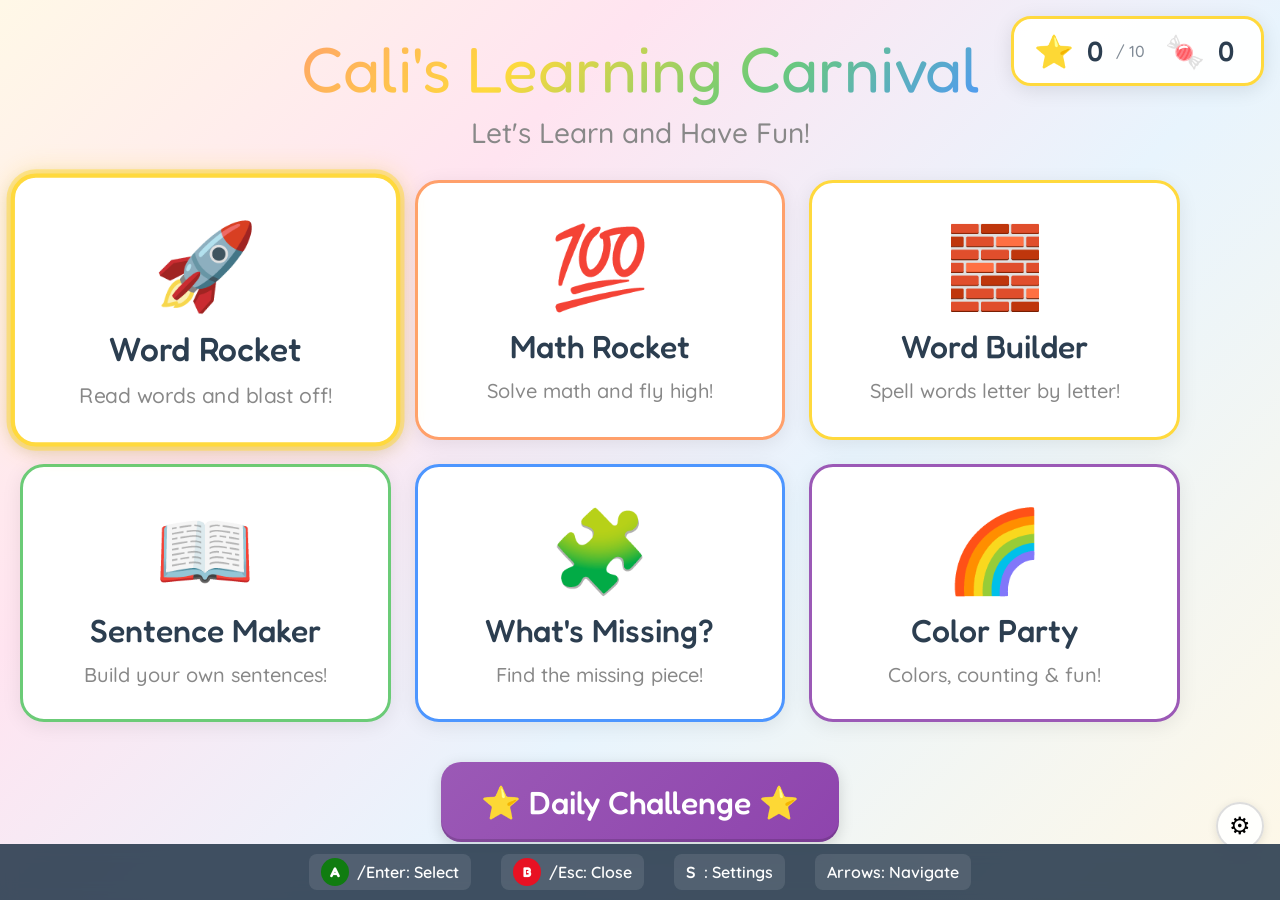
<file: index.html>
<!DOCTYPE html>
<html lang="en">
<head>
  <meta charset="UTF-8">
  <meta name="viewport" content="width=device-width, initial-scale=1.0">
  <title>Cali's Learning Carnival</title>
  <link rel="stylesheet" href="css/style.css">
  <link rel="stylesheet" href="css/games.css">
  <link rel="stylesheet" href="css/xbox.css">
</head>
<body>
  <div id="session-timer" class="hidden"></div>
  <div id="star-counter-container"></div>

  <div style="text-align:center; padding: 30px 20px 10px;">
    <h1 style="background: linear-gradient(135deg, var(--red), var(--orange), var(--yellow), var(--green), var(--blue), var(--purple)); -webkit-background-clip: text; -webkit-text-fill-color: transparent; background-clip: text;">
      Cali's Learning Carnival
    </h1>
    <p style="font-size: clamp(18px, 2.5vw, 28px); color: #888; margin-top: 8px;">Let's Learn and Have Fun!</p>
  </div>

  <div class="menu-grid" id="game-grid">
    <a href="games/word-rocket.html" class="game-card" aria-label="Word Rocket">
      <div class="game-card-icon">&#x1F680;</div>
      <div class="game-card-title">Word Rocket</div>
      <div class="game-card-desc">Read words and blast off!</div>
    </a>
    <a href="games/math-rocket.html" class="game-card" aria-label="Math Rocket">
      <div class="game-card-icon">&#x1F4AF;</div>
      <div class="game-card-title">Math Rocket</div>
      <div class="game-card-desc">Solve math and fly high!</div>
    </a>
    <a href="games/word-builder.html" class="game-card" aria-label="Word Builder">
      <div class="game-card-icon">&#x1F9F1;</div>
      <div class="game-card-title">Word Builder</div>
      <div class="game-card-desc">Spell words letter by letter!</div>
    </a>
    <a href="games/sentence-maker.html" class="game-card" aria-label="Sentence Maker">
      <div class="game-card-icon">&#x1F4D6;</div>
      <div class="game-card-title">Sentence Maker</div>
      <div class="game-card-desc">Build your own sentences!</div>
    </a>
    <a href="games/whats-missing.html" class="game-card" aria-label="What's Missing">
      <div class="game-card-icon">&#x1F9E9;</div>
      <div class="game-card-title">What's Missing?</div>
      <div class="game-card-desc">Find the missing piece!</div>
    </a>
    <a href="games/color-party.html" class="game-card" aria-label="Color Party">
      <div class="game-card-icon">&#x1F308;</div>
      <div class="game-card-title">Color Party</div>
      <div class="game-card-desc">Colors, counting &amp; fun!</div>
    </a>

  </div>

  <div style="text-align: center; padding: 20px;">
    <a href="games/daily-challenge.html" class="btn btn-purple" style="font-size: clamp(20px, 3vw, 32px); padding: 20px 40px;" id="daily-btn">
      &#x2B50; Daily Challenge &#x2B50;
    </a>
  </div>

  <button class="settings-gear" id="open-settings" aria-label="Settings">&#x2699;</button>

  <!-- Parent Settings Overlay -->
  <div id="parent-settings-overlay" class="settings-overlay hidden">
    <div class="settings-panel">
      <h2>Parent Settings</h2>

      <div class="setting-group">
        <label>M&amp;M Reward Ratio</label>
        <input type="range" id="setting-mm-ratio" min="1" max="20" value="10">
        <div style="text-align:center;margin-top:6px;">
          <span id="ratio-display">10</span> stars = 1 M&amp;M
        </div>
      </div>

      <div class="setting-group">
        <label>Difficulty</label>
        <div class="radio-group">
          <label><input type="radio" name="difficulty" value="easy"><span> Easy</span></label>
          <label><input type="radio" name="difficulty" value="medium"><span> Medium</span></label>
          <label><input type="radio" name="difficulty" value="hard"><span> Hard</span></label>
        </div>
      </div>

      <div class="setting-group">
        <label>Game Length</label>
        <div class="radio-group">
          <label><input type="radio" name="gameLength" value="5"><span> Quick (5)</span></label>
          <label><input type="radio" name="gameLength" value="10"><span> Normal (10)</span></label>
          <label><input type="radio" name="gameLength" value="15"><span> Long (15)</span></label>
          <label><input type="radio" name="gameLength" value="20"><span> Marathon (20)</span></label>
        </div>
      </div>

      <div class="setting-group">
        <label>Sound Effects</label>
        <div style="display:flex;align-items:center;gap:16px;">
          <div class="toggle-switch">
            <input type="checkbox" id="setting-sound" checked>
            <span class="toggle-slider"></span>
          </div>
          <input type="range" id="setting-volume" min="0" max="1" step="0.1" value="0.7" style="flex:1;">
        </div>
      </div>

      <div class="setting-group">
        <label>Vibration Feedback</label>
        <div class="toggle-switch">
          <input type="checkbox" id="setting-vibration" checked>
          <span class="toggle-slider"></span>
        </div>
      </div>

      <div class="setting-group">
        <label>Session Timer</label>
        <select id="setting-timer" style="padding:10px;border-radius:10px;font-size:16px;border:2px solid #ddd;">
          <option value="0">No Limit</option>
          <option value="10">10 minutes</option>
          <option value="15">15 minutes</option>
          <option value="20">20 minutes</option>
        </select>
      </div>

      <div class="settings-buttons">
        <button class="btn btn-blue" id="settings-view-progress">View Progress</button>
        <button class="btn btn-orange" id="settings-export">Export Report</button>
        <button class="btn btn-red" id="settings-reset">Reset Progress</button>
        <button class="btn btn-green" id="settings-close">Close</button>
      </div>
    </div>
  </div>

  <!-- Progress Modal -->
  <div id="progress-modal" class="progress-modal hidden">
    <div class="card" style="position:relative;">
      <div id="progress-content"></div>
      <br>
      <button class="btn btn-green" id="progress-close" style="width:100%;">Close</button>
    </div>
  </div>

  <div id="button-guide">
    <span class="guide-btn"><span class="xbox-a">A</span>/Enter: Select</span>
    <span class="guide-btn"><span class="xbox-b">B</span>/Esc: Close</span>
    <span class="guide-btn"><strong>S</strong>: Settings</span>
    <span class="guide-btn">Arrows: Navigate</span>
  </div>

  <script src="js/words.js"></script>
  <script src="js/math.js"></script>
  <script src="js/gamepad.js"></script>
  <script src="js/progress.js"></script>
  <script src="js/rewards.js"></script>
  <script src="js/audio.js"></script>
  <script src="js/main.js"></script>
  <script>
    // Initialize
    document.addEventListener('DOMContentLoaded', () => {
      ProgressTracker.load();
      RewardSystem.init();
      AudioManager.init();
      GamepadManager.init();

      RewardSystem.renderStarCounter(document.getElementById('star-counter-container'));

      // Gamepad navigation for game cards
      const cards = document.querySelectorAll('.game-card');
      GamepadManager.registerFocusGroup(cards, { id: 'games', columns: 3 });
      GamepadManager.registerFocusGroup([document.getElementById('daily-btn')], { id: 'daily' });

      // Parent settings
      CarnivalUtils.initParentSettings();

      document.getElementById('open-settings').addEventListener('click', () => {
        document.getElementById('parent-settings-overlay').classList.remove('hidden');
      });

      GamepadManager.on('parent_settings', () => {
        document.getElementById('parent-settings-overlay').classList.toggle('hidden');
      });

      GamepadManager.on('b_press', () => {
        document.getElementById('parent-settings-overlay').classList.add('hidden');
        document.getElementById('progress-modal').classList.add('hidden');
      });

      // Session timer
      const settings = CarnivalUtils.getSettings();
      if (settings.sessionTimer > 0) {
        CarnivalUtils.startSessionTimer(settings.sessionTimer);
      }

      // Audio init on first interaction
      document.addEventListener('click', () => AudioManager.resume(), { once: true });
    });
  </script>
</body>
</html>
</file>
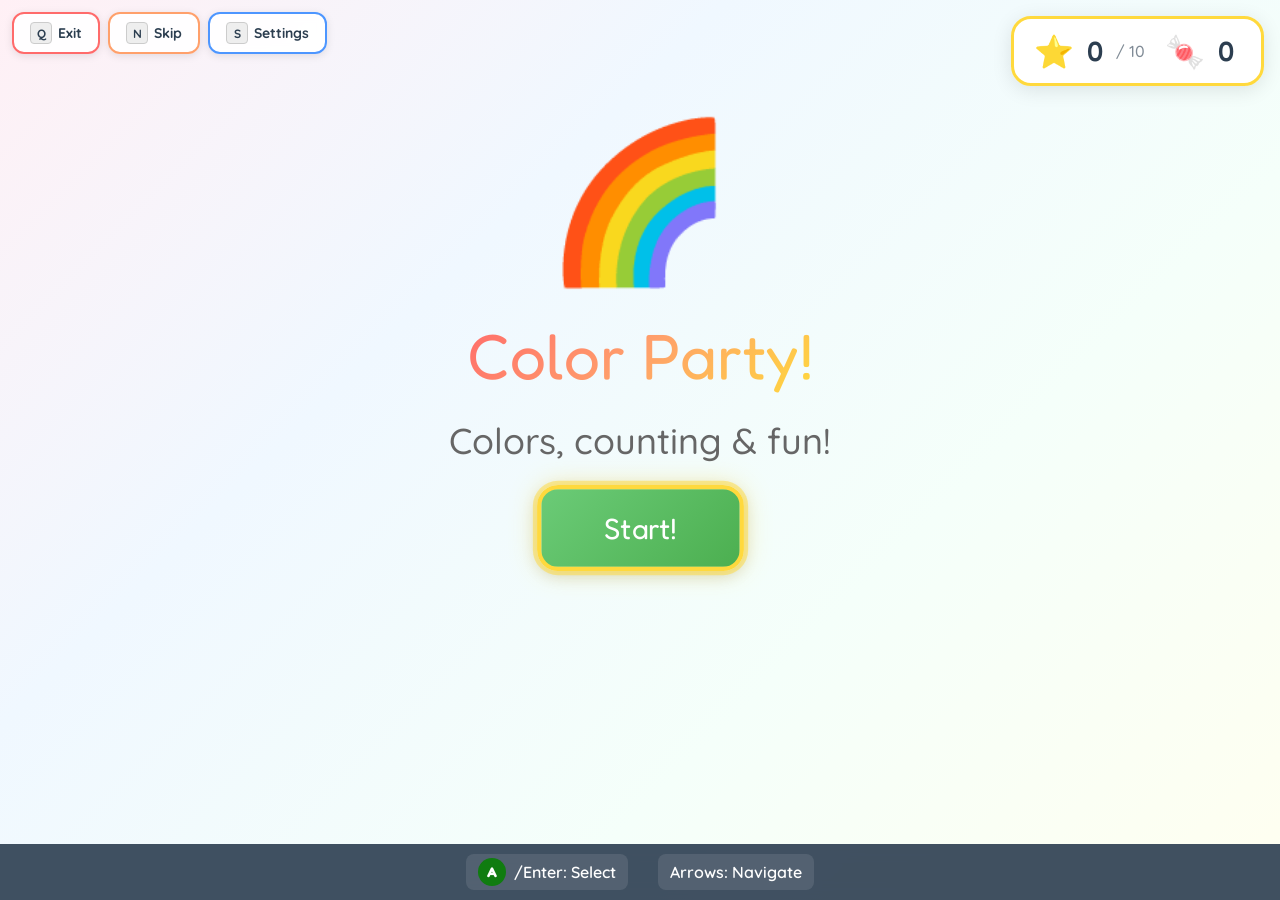
<file: games/color-party.html>
<!DOCTYPE html>
<html lang="en">
<head>
  <meta charset="UTF-8">
  <meta name="viewport" content="width=device-width, initial-scale=1.0">
  <title>Color Party - Cali's Learning Carnival</title>
  <link rel="stylesheet" href="../css/style.css">
  <link rel="stylesheet" href="../css/games.css">
  <link rel="stylesheet" href="../css/xbox.css">
</head>
<body>
  <div id="star-counter-container"></div>
  <div class="game-container" id="game" style="background: linear-gradient(135deg, #FFF0F5, #F0F8FF, #F5FFFA, #FFFFF0);">
    <div class="intro-screen" id="intro">
      <div class="game-emoji">&#x1F308;</div>
      <h1>Color Party!</h1>
      <p>Colors, counting &amp; fun!</p>
      <button class="btn btn-green" id="start-btn" style="font-size:28px;padding:20px 60px;">Start!</button>
    </div>

    <div class="game-area hidden" id="game-area">
      <div class="question-counter" id="counter">Activity 1 of 10</div>
      <div class="progress-bar-container"><div class="progress-bar-fill" id="progress-fill" style="width:0%"></div></div>
      <div id="instruction" style="text-align:center;font-family:'Fredoka One';font-size:clamp(24px,4vw,40px);margin:10px 0;"></div>
      <div id="activity-area" style="display:flex;flex-direction:column;align-items:center;gap:20px;"></div>
      <div id="feedback" style="text-align:center;min-height:40px;margin:10px 0;"></div>
      <div id="options-area" style="display:flex;flex-wrap:wrap;gap:16px;justify-content:center;"></div>
      <div id="submit-area" style="text-align:center;margin:10px 0;"></div>
    </div>

    <div class="hidden" id="end-area" style="width:100%;"></div>
  </div>

  <div id="button-guide">
    <span class="guide-btn"><span class="xbox-a">A</span>/Enter: Select</span>
    <span class="guide-btn">Arrows: Navigate</span>
  </div>
  <div class="game-nav">
    <button class="nav-btn exit-btn" id="exit-btn"><span class="nav-key">Q</span> Exit</button>
    <button class="nav-btn skip-btn" id="skip-nav-btn"><span class="nav-key">N</span> Skip</button>
    <button class="nav-btn settings-btn" id="settings-nav-btn"><span class="nav-key">S</span> Settings</button>
  </div>

  <script src="../js/words.js"></script>
  <script src="../js/math.js"></script>
  <script src="../js/gamepad.js"></script>
  <script src="../js/progress.js"></script>
  <script src="../js/rewards.js"></script>
  <script src="../js/audio.js"></script>
  <script src="../js/main.js"></script>
  <script>
    document.addEventListener('DOMContentLoaded', () => {
      ProgressTracker.load();
      RewardSystem.init();
      AudioManager.init();
      GamepadManager.init();
      RewardSystem.renderStarCounter(document.getElementById('star-counter-container'));

      const settings = CarnivalUtils.getSettings();
      const gameLength = settings.gameLength || 10;

      const colors = {
        red: '#FF6B6B', blue: '#4D96FF', yellow: '#FFD93D',
        green: '#6BCB77', orange: '#FFA06B', purple: '#9B59B6'
      };
      const colorNames = Object.keys(colors);

      // Activity generators
      const activities = [];
      const types = ['crayon', 'count', 'match', 'word'];

      // Build activities
      for (let i = 0; i < gameLength; i++) {
        activities.push(types[i % types.length]);
      }

      let currentIdx = 0;
      let sessionCorrect = 0;
      let wrongAttempt = false;

      const game = document.getElementById('game');
      const gameArea = document.getElementById('game-area');
      const endArea = document.getElementById('end-area');
      const instruction = document.getElementById('instruction');
      const activityArea = document.getElementById('activity-area');
      const optionsArea = document.getElementById('options-area');
      const feedbackEl = document.getElementById('feedback');
      const submitArea = document.getElementById('submit-area');

      GamepadManager.registerFocusGroup([document.getElementById('start-btn')], { id: 'intro' });
      document.getElementById('start-btn').addEventListener('click', () => {
        AudioManager.resume();
        document.getElementById('intro').classList.add('hidden');
        gameArea.classList.remove('hidden');
        showActivity();
      });

      function showActivity() {
        if (currentIdx >= activities.length) return showEnd();
        const type = activities[currentIdx];
        document.getElementById('counter').textContent = `Activity ${currentIdx + 1} of ${activities.length}`;
        document.getElementById('progress-fill').style.width = `${(currentIdx / activities.length) * 100}%`;
        feedbackEl.innerHTML = '';
        submitArea.innerHTML = '';
        activityArea.innerHTML = '';
        optionsArea.innerHTML = '';
        wrongAttempt = false;

        switch (type) {
          case 'crayon': showCrayon(); break;
          case 'count': showCount(); break;
          case 'match': showMatch(); break;
          case 'word': showColorWord(); break;
        }
      }

      function showCrayon() {
        const target = colorNames[Math.floor(Math.random() * colorNames.length)];
        instruction.innerHTML = `Color the crayon <span style="text-transform:uppercase;font-weight:bold;">${target}</span>!`;

        activityArea.innerHTML = `
          <div class="crayon" id="crayon-shape" style="width:80px;height:220px;border-radius:10px 10px 50% 50%;border:3px solid #999;background:#f5f5f5;margin:10px auto;position:relative;">
            <div style="position:absolute;top:-25px;left:50%;transform:translateX(-50%);width:0;height:0;border-left:25px solid transparent;border-right:25px solid transparent;border-bottom:25px solid #f5f5f5;" id="crayon-tip"></div>
          </div>
        `;

        optionsArea.innerHTML = '';
        colorNames.forEach(c => {
          const swatch = document.createElement('button');
          swatch.className = 'color-swatch';
          swatch.style.background = colors[c];
          swatch.setAttribute('aria-label', c);
          swatch.addEventListener('click', () => {
            if (c === target) {
              document.getElementById('crayon-shape').style.background = colors[c];
              document.getElementById('crayon-shape').style.borderColor = 'rgba(0,0,0,0.3)';
              document.getElementById('crayon-tip').style.borderBottomColor = colors[c];
              sessionCorrect++;
              AudioManager.play('correct');
              if (!wrongAttempt) {
                RewardSystem.addStar();
                RewardSystem.animateStarEarned(game);
              }
              CarnivalUtils.showEncouragement(game, CarnivalUtils.randomEncouragement());
              setTimeout(() => { currentIdx++; showActivity(); }, 1200);
            } else {
              wrongAttempt = true;
              feedbackEl.innerHTML = `<span style="color:var(--red);font-family:'Fredoka One';">That's ${c}! Try again!</span>`;
              AudioManager.play('incorrect');
              swatch.style.animation = 'shake 0.4s ease';
              setTimeout(() => { swatch.style.animation = ''; feedbackEl.innerHTML = ''; }, 800);
            }
          });
          optionsArea.appendChild(swatch);
        });

        GamepadManager.clearFocusGroups();
        GamepadManager.registerFocusGroup(optionsArea.querySelectorAll('.color-swatch'), { id: 'swatches' });
      }

      function showCount() {
        const emojis = ['&#x2B50;', '&#x2764;&#xFE0F;', '&#x1F388;', '&#x1F33B;', '&#x1F98B;', '&#x1F34E;', '&#x1F36A;', '&#x1F41F;', '&#x26BD;', '&#x1F431;', '&#x1F436;', '&#x1F514;', '&#x1F525;', '&#x1F30D;'];
        const emoji = emojis[Math.floor(Math.random() * emojis.length)];
        const count = Math.floor(Math.random() * 5) + 3; // 3-7
        instruction.textContent = 'How many do you see?';

        let objHtml = '<div class="counting-objects">';
        for (let i = 0; i < count; i++) objHtml += `<span>${emoji}</span>`;
        objHtml += '</div>';
        activityArea.innerHTML = objHtml;

        // Answer choices
        const choices = CarnivalUtils.shuffleArray([count, count - 1, count + 1, count + 2]).slice(0, 4);
        if (!choices.includes(count)) choices[0] = count;
        optionsArea.innerHTML = '';
        CarnivalUtils.shuffleArray(choices).forEach(n => {
          const btn = document.createElement('button');
          btn.className = 'answer-choice';
          btn.textContent = n;
          btn.addEventListener('click', () => {
            if (n === count) {
              sessionCorrect++;
              btn.classList.add('correct');
              AudioManager.play('correct');
              if (!wrongAttempt) {
                RewardSystem.addStar();
                RewardSystem.animateStarEarned(game);
              }
              CarnivalUtils.showEncouragement(game, `Yes! There are ${count}!`);
              setTimeout(() => { currentIdx++; showActivity(); }, 1200);
            } else {
              wrongAttempt = true;
              btn.classList.add('wrong');
              AudioManager.play('incorrect');
              feedbackEl.innerHTML = '<span style="color:var(--red);font-family:Fredoka One;">Not quite! Count again!</span>';
              setTimeout(() => { btn.classList.remove('wrong'); feedbackEl.innerHTML = ''; }, 800);
            }
          });
          optionsArea.appendChild(btn);
        });

        GamepadManager.clearFocusGroups();
        GamepadManager.registerFocusGroup(optionsArea.querySelectorAll('.answer-choice'), { id: 'count-choices' });
      }

      function showMatch() {
        const objects = [
          { emoji: '&#x2600;&#xFE0F;', name: 'sun', color: 'yellow' },
          { emoji: '&#x1F34E;', name: 'apple', color: 'red' },
          { emoji: '&#x1F438;', name: 'frog', color: 'green' },
          { emoji: '&#x1F30A;', name: 'water', color: 'blue' },
          { emoji: '&#x1F955;', name: 'carrot', color: 'orange' },
          { emoji: '&#x1F347;', name: 'grapes', color: 'purple' },
          { emoji: '&#x1F34C;', name: 'banana', color: 'yellow' },
          { emoji: '&#x1F352;', name: 'cherry', color: 'red' },
          { emoji: '&#x1F966;', name: 'broccoli', color: 'green' },
          { emoji: '&#x1F4D8;', name: 'book', color: 'blue' },
          { emoji: '&#x1F383;', name: 'pumpkin', color: 'orange' },
          { emoji: '&#x1F346;', name: 'eggplant', color: 'purple' },
          { emoji: '&#x1F353;', name: 'strawberry', color: 'red' },
          { emoji: '&#x1F34A;', name: 'orange', color: 'orange' },
          { emoji: '&#x1F333;', name: 'tree', color: 'green' },
          { emoji: '&#x1F31F;', name: 'star', color: 'yellow' },
          { emoji: '&#x1F40B;', name: 'whale', color: 'blue' },
          { emoji: '&#x1F338;', name: 'flower', color: 'purple' },
        ];
        const obj = objects[Math.floor(Math.random() * objects.length)];
        instruction.innerHTML = `Which color matches the ${obj.name}?`;
        activityArea.innerHTML = `<div style="font-size:100px;">${obj.emoji}</div>`;

        // 3 choices: correct + 2 wrong
        const wrong = colorNames.filter(c => c !== obj.color);
        const choices = CarnivalUtils.shuffleArray([obj.color, ...CarnivalUtils.shuffleArray(wrong).slice(0, 2)]);

        optionsArea.innerHTML = '';
        choices.forEach(c => {
          const btn = document.createElement('button');
          btn.className = 'answer-choice';
          btn.textContent = c;
          btn.addEventListener('click', () => {
            if (c === obj.color) {
              sessionCorrect++;
              btn.classList.add('correct');
              AudioManager.play('correct');
              if (!wrongAttempt) {
                RewardSystem.addStar();
                RewardSystem.animateStarEarned(game);
              }
              CarnivalUtils.showEncouragement(game, `Yes! The ${obj.name} is ${obj.color}!`);
              setTimeout(() => { currentIdx++; showActivity(); }, 1200);
            } else {
              wrongAttempt = true;
              AudioManager.play('incorrect');
              btn.classList.add('wrong');
              feedbackEl.innerHTML = `<span style="color:var(--red);font-family:'Fredoka One';">That's ${c}! Try again!</span>`;
              setTimeout(() => { btn.classList.remove('wrong'); feedbackEl.innerHTML = ''; }, 800);
            }
          });
          optionsArea.appendChild(btn);
        });

        GamepadManager.clearFocusGroups();
        GamepadManager.registerFocusGroup(optionsArea.querySelectorAll('.answer-choice'), { id: 'match-choices' });
      }

      function showColorWord() {
        const target = colorNames[Math.floor(Math.random() * colorNames.length)];
        instruction.textContent = `Click the ${target} one!`;
        activityArea.innerHTML = `<div style="font-family:'Fredoka One';font-size:clamp(48px,8vw,80px);color:#2C3E50;">${target}</div>`;

        const wrong = colorNames.filter(c => c !== target);
        const choices = CarnivalUtils.shuffleArray([target, ...CarnivalUtils.shuffleArray(wrong).slice(0, 2)]);

        optionsArea.innerHTML = '';
        choices.forEach(c => {
          const swatch = document.createElement('button');
          swatch.className = 'color-swatch';
          swatch.style.background = colors[c];
          swatch.setAttribute('aria-label', c);
          swatch.addEventListener('click', () => {
            if (c === target) {
              sessionCorrect++;
              AudioManager.play('correct');
              if (!wrongAttempt) {
                RewardSystem.addStar();
                RewardSystem.animateStarEarned(game);
              }
              CarnivalUtils.showEncouragement(game, CarnivalUtils.randomEncouragement());
              setTimeout(() => { currentIdx++; showActivity(); }, 1200);
            } else {
              wrongAttempt = true;
              AudioManager.play('incorrect');
              feedbackEl.innerHTML = `<span style="color:var(--red);font-family:'Fredoka One';">That's ${c}! Try again!</span>`;
              setTimeout(() => feedbackEl.innerHTML = '', 800);
            }
          });
          optionsArea.appendChild(swatch);
        });

        GamepadManager.clearFocusGroups();
        GamepadManager.registerFocusGroup(optionsArea.querySelectorAll('.color-swatch'), { id: 'word-choices' });
      }

      function showEnd() {
        gameArea.classList.add('hidden');
        endArea.classList.remove('hidden');
        CarnivalUtils.showEndScreen(endArea, {
          stars: RewardSystem.getSessionSummary().stars,
          mms: RewardSystem.getSessionSummary().mms,
          wordsCorrect: sessionCorrect,
          totalQuestions: activities.length
        });
      }

      // Exit, Skip, Settings
      function skipCurrent() { currentIdx++; showActivity(); }
      document.getElementById('exit-btn').addEventListener('click', () => location.href = '../index.html');
      document.getElementById('skip-nav-btn').addEventListener('click', skipCurrent);
      document.getElementById('settings-nav-btn').addEventListener('click', () => location.href = '../index.html');
      GamepadManager.on('exit_game', () => location.href = '../index.html');
      GamepadManager.on('skip_question', skipCurrent);
      GamepadManager.on('b_press', () => { location.href = '../index.html'; });
      document.addEventListener('click', () => AudioManager.resume(), { once: true });
    });
  </script>
</body>
</html>
</file>
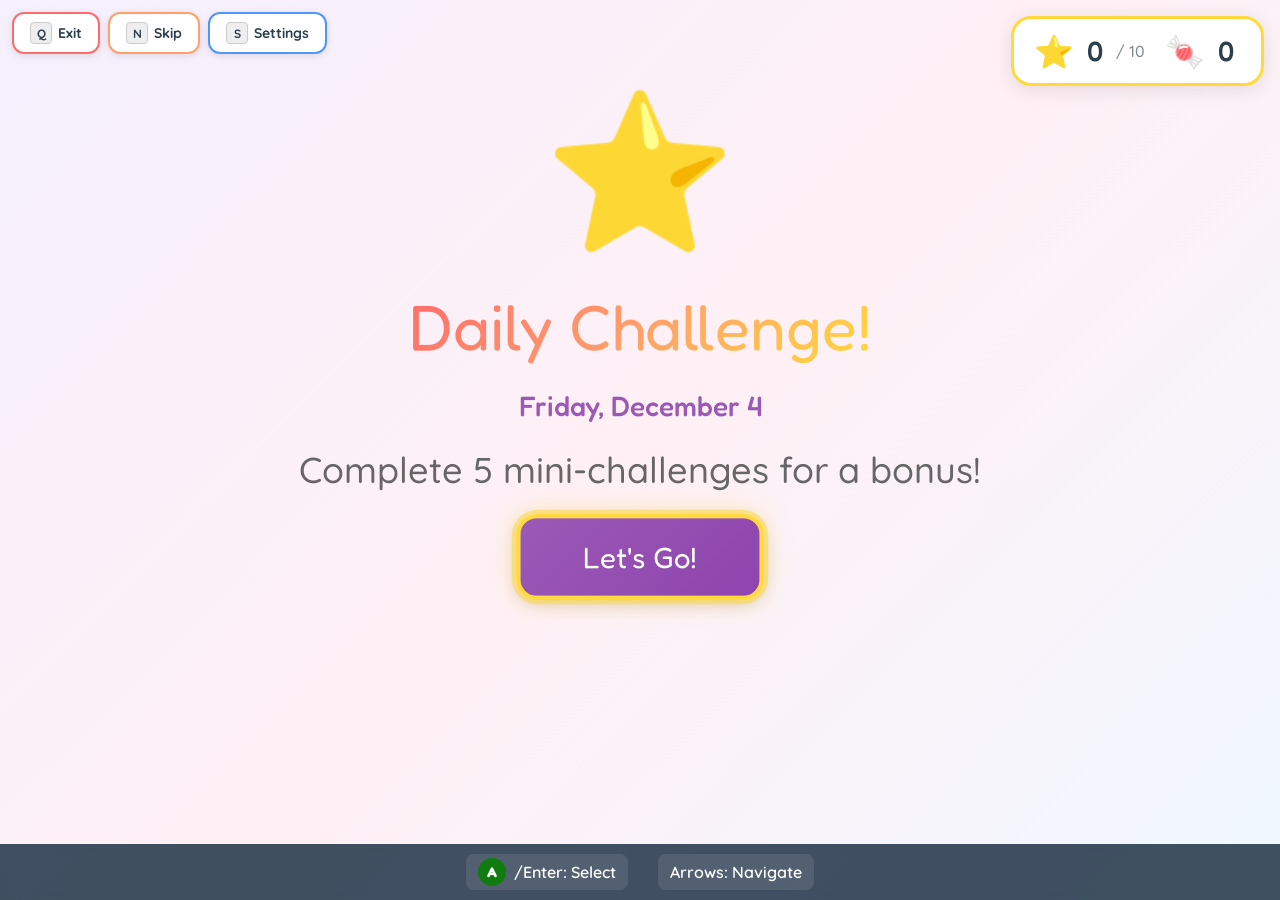
<file: games/daily-challenge.html>
<!DOCTYPE html>
<html lang="en">
<head>
  <meta charset="UTF-8">
  <meta name="viewport" content="width=device-width, initial-scale=1.0">
  <title>Daily Challenge - Cali's Learning Carnival</title>
  <link rel="stylesheet" href="../css/style.css">
  <link rel="stylesheet" href="../css/games.css">
  <link rel="stylesheet" href="../css/xbox.css">
</head>
<body>
  <div id="star-counter-container"></div>
  <div class="game-container" id="game" style="background: linear-gradient(135deg, #F5F0FF, #FFF0F5, #F0F8FF);">
    <div class="intro-screen" id="intro">
      <div class="game-emoji">&#x2B50;</div>
      <h1>Daily Challenge!</h1>
      <div class="daily-date" id="today-date"></div>
      <p>Complete 5 mini-challenges for a bonus!</p>
      <button class="btn btn-purple" id="start-btn" style="font-size:28px;padding:20px 60px;">Let's Go!</button>
    </div>

    <div class="hidden" id="challenge-area" style="width:100%;max-width:900px;margin:0 auto;">
      <div class="challenge-progress" id="progress-dots"></div>
      <div class="game-area" id="game-area"></div>
    </div>

    <div class="hidden" id="end-area" style="width:100%;"></div>
  </div>

  <div id="button-guide">
    <span class="guide-btn"><span class="xbox-a">A</span>/Enter: Select</span>
    <span class="guide-btn">Arrows: Navigate</span>
  </div>
  <div class="game-nav">
    <button class="nav-btn exit-btn" id="exit-btn"><span class="nav-key">Q</span> Exit</button>
    <button class="nav-btn skip-btn" id="skip-nav-btn"><span class="nav-key">N</span> Skip</button>
    <button class="nav-btn settings-btn" id="settings-nav-btn"><span class="nav-key">S</span> Settings</button>
  </div>

  <script src="../js/words.js"></script>
  <script src="../js/math.js"></script>
  <script src="../js/gamepad.js"></script>
  <script src="../js/progress.js"></script>
  <script src="../js/rewards.js"></script>
  <script src="../js/audio.js"></script>
  <script src="../js/main.js"></script>
  <script>
    document.addEventListener('DOMContentLoaded', () => {
      ProgressTracker.load();
      RewardSystem.init();
      AudioManager.init();
      GamepadManager.init();
      RewardSystem.renderStarCounter(document.getElementById('star-counter-container'));

      const settings = CarnivalUtils.getSettings();
      const today = new Date();
      const dateStr = today.toLocaleDateString('en-US', { weekday: 'long', month: 'long', day: 'numeric' });
      document.getElementById('today-date').textContent = dateStr;

      // Date-based seed
      const seed = today.getFullYear() * 10000 + (today.getMonth() + 1) * 100 + today.getDate();
      let rngState = seed;
      function nextRandom() {
        rngState = ((rngState * 9301 + 49297) % 233280);
        return rngState / 233280;
      }

      // Check bonus
      const bonusKey = 'calis-daily-bonus';
      const bonusAlreadyEarned = localStorage.getItem(bonusKey) === String(seed);

      const totalChallenges = 5;
      let currentChallenge = 0;
      let challengeCorrect = 0;

      const game = document.getElementById('game');
      const challengeArea = document.getElementById('challenge-area');
      const gameArea = document.getElementById('game-area');
      const endArea = document.getElementById('end-area');
      const progressDots = document.getElementById('progress-dots');

      GamepadManager.registerFocusGroup([document.getElementById('start-btn')], { id: 'intro' });
      document.getElementById('start-btn').addEventListener('click', () => {
        AudioManager.resume();
        document.getElementById('intro').classList.add('hidden');
        challengeArea.classList.remove('hidden');
        showTransition();
      });

      function updateDots() {
        let html = '';
        for (let i = 0; i < totalChallenges; i++) {
          let cls = 'challenge-dot';
          if (i < currentChallenge) cls += ' completed';
          else if (i === currentChallenge) cls += ' current';
          else cls += ' upcoming';
          html += `<div class="${cls}">${i + 1}</div>`;
        }
        progressDots.innerHTML = html;
      }

      function showTransition() {
        updateDots();
        if (currentChallenge >= totalChallenges) return showEnd();

        const labels = ['Word Time!', 'Math Time!', 'Spell It!', 'Color Time!', 'Fill the Blank!'];
        gameArea.innerHTML = `<div class="challenge-transition">${labels[currentChallenge]}</div>`;

        setTimeout(() => {
          switch (currentChallenge) {
            case 0: showWordChallenge(); break;
            case 1: showMathChallenge(); break;
            case 2: showSpellChallenge(); break;
            case 3: showColorChallenge(); break;
            case 4: showMissingChallenge(); break;
          }
        }, 1200);
      }

      // Challenge 1: Word
      function showWordChallenge() {
        const words = WordLibrary.getWordsForDifficulty(settings.difficulty || 'easy');
        const word = words[Math.floor(nextRandom() * words.length)];
        gameArea.innerHTML = `
          <div style="text-align:center;">
            <div style="font-family:'Fredoka One';font-size:clamp(60px,10vw,120px);color:var(--purple);margin:20px 0;">${word.word}</div>
            <p style="font-size:24px;color:#666;margin:20px 0;">Read this word to your parent!</p>
            <div style="display:flex;gap:16px;justify-content:center;">
              <button class="btn btn-green" id="dc-correct">Correct!</button>
              <button class="btn btn-red" id="dc-wrong">Try Again</button>
            </div>
          </div>
        `;
        GamepadManager.clearFocusGroups();
        GamepadManager.registerFocusGroup(gameArea.querySelectorAll('.btn'), { id: 'dc-word' });
        document.getElementById('dc-correct').onclick = () => {
          challengeCorrect++;
          RewardSystem.addStar();
          AudioManager.play('correct');
          RewardSystem.animateStarEarned(game);
          CarnivalUtils.showEncouragement(game, CarnivalUtils.randomEncouragement());
          setTimeout(() => { currentChallenge++; showTransition(); }, 1200);
        };
        document.getElementById('dc-wrong').onclick = () => {
          AudioManager.play('incorrect');
          CarnivalUtils.showEncouragement(game, 'Good try!');
          setTimeout(() => { currentChallenge++; showTransition(); }, 1000);
        };
      }

      // Challenge 2: Math
      function showMathChallenge() {
        const problem = MathEngine.generateProblem('add5');
        gameArea.innerHTML = `
          <div style="text-align:center;">
            <div style="font-family:'Fredoka One';font-size:clamp(48px,8vw,96px);color:var(--purple);margin:20px 0;">${problem.display}</div>
            <div class="number-buttons" id="dc-numbers" style="margin-top:30px;"></div>
            <div id="dc-math-fb" style="min-height:40px;margin-top:16px;"></div>
          </div>
        `;
        const numBtns = document.getElementById('dc-numbers');
        for (let i = 0; i <= 10; i++) {
          const btn = document.createElement('button');
          btn.className = 'number-btn';
          btn.style.cssText = 'background:rgba(155,89,182,0.2);color:var(--purple);border-color:var(--purple);';
          btn.textContent = i;
          btn.onclick = () => {
            if (MathEngine.checkAnswer(problem, i)) {
              challengeCorrect++;
              RewardSystem.addStar();
              AudioManager.play('correct');
              RewardSystem.animateStarEarned(game);
              document.getElementById('dc-math-fb').innerHTML = `<span style="color:var(--green);font-family:'Fredoka One';font-size:28px;">Yes! ${problem.display.replace('?', problem.answer)}</span>`;
              setTimeout(() => { currentChallenge++; showTransition(); }, 1200);
            } else {
              AudioManager.play('incorrect');
              document.getElementById('dc-math-fb').innerHTML = `<span style="color:var(--red);font-family:'Fredoka One';">Try again!</span>`;
              setTimeout(() => document.getElementById('dc-math-fb').innerHTML = '', 800);
            }
          };
          numBtns.appendChild(btn);
        }
        GamepadManager.clearFocusGroups();
        GamepadManager.registerFocusGroup(numBtns.querySelectorAll('.number-btn'), { id: 'dc-math', columns: 11 });
      }

      // Challenge 3: Spell
      function showSpellChallenge() {
        const spellWords = [
          { word: 'cat', emoji: '&#x1F431;' }, { word: 'dog', emoji: '&#x1F436;' },
          { word: 'sun', emoji: '&#x2600;&#xFE0F;' }, { word: 'bug', emoji: '&#x1F41B;' },
          { word: 'hat', emoji: '&#x1F3A9;' }, { word: 'cup', emoji: '&#x2615;' }
        ];
        const w = spellWords[Math.floor(nextRandom() * spellWords.length)];
        let placed = [];
        const abc = 'abcdefghijklmnopqrstuvwxyz';
        let extras = [];
        while (extras.length < 3) {
          const l = abc[Math.floor(Math.random() * 26)];
          if (!w.word.includes(l) && !extras.includes(l)) extras.push(l);
        }
        const letters = CarnivalUtils.shuffleArray([...w.word.split(''), ...extras]);

        function render() {
          let slotsHtml = '<div class="letter-slots">';
          for (let i = 0; i < w.word.length; i++) {
            slotsHtml += `<div class="letter-slot ${placed[i] ? 'filled' : ''}">${placed[i] || ''}</div>`;
          }
          slotsHtml += '</div>';

          let bankHtml = '<div class="letter-bank" id="dc-bank">';
          const usedCounts = {};
          placed.forEach(l => { if (l) usedCounts[l] = (usedCounts[l] || 0) + 1; });
          const tileUsed = {};
          letters.forEach((l, i) => {
            tileUsed[l] = (tileUsed[l] || 0) + 1;
            const isUsed = (usedCounts[l] || 0) >= tileUsed[l];
            bankHtml += `<button class="letter-tile ${isUsed ? 'used' : ''}" data-letter="${l}">${l}</button>`;
          });
          bankHtml += '</div>';

          gameArea.innerHTML = `
            <div style="text-align:center;">
              <div style="font-size:80px;margin:10px 0;">${w.emoji}</div>
              ${slotsHtml}
              <div id="dc-spell-fb" style="min-height:30px;margin:8px 0;"></div>
              ${bankHtml}
            </div>
          `;

          gameArea.querySelectorAll('.letter-tile').forEach(tile => {
            tile.onclick = () => {
              if (placed.length >= w.word.length || tile.classList.contains('used')) return;
              placed.push(tile.dataset.letter);
              AudioManager.play('buttonPress');
              render();
              if (placed.length === w.word.length) setTimeout(check, 300);
            };
          });

          GamepadManager.clearFocusGroups();
          const bank = gameArea.querySelector('#dc-bank');
          if (bank) GamepadManager.registerFocusGroup(bank.querySelectorAll('.letter-tile:not(.used)'), { id: 'dc-spell' });
        }

        function check() {
          if (placed.join('') === w.word) {
            challengeCorrect++;
            RewardSystem.addStar();
            AudioManager.play('correct');
            RewardSystem.animateStarEarned(game);
            CarnivalUtils.showEncouragement(game, CarnivalUtils.randomEncouragement());
            setTimeout(() => { currentChallenge++; showTransition(); }, 1200);
          } else {
            AudioManager.play('incorrect');
            const fb = document.getElementById('dc-spell-fb');
            if (fb) fb.innerHTML = '<span style="color:var(--red);font-family:Fredoka One;">Try again!</span>';
            setTimeout(() => { placed = []; render(); }, 800);
          }
        }

        GamepadManager.on('b_press', () => {
          if (placed.length > 0) { placed.pop(); AudioManager.play('buttonPress'); render(); }
        });

        render();
      }

      // Challenge 4: Color
      function showColorChallenge() {
        const objects = [
          { emoji: '&#x2600;&#xFE0F;', name: 'sun', color: 'yellow' },
          { emoji: '&#x1F34E;', name: 'apple', color: 'red' },
          { emoji: '&#x1F438;', name: 'frog', color: 'green' },
          { emoji: '&#x1F30A;', name: 'water', color: 'blue' }
        ];
        const cm = { red: '#FF6B6B', blue: '#4D96FF', yellow: '#FFD93D', green: '#6BCB77', orange: '#FFA06B', purple: '#9B59B6' };
        const obj = objects[Math.floor(nextRandom() * objects.length)];
        const ac = Object.keys(cm);
        const wrong = ac.filter(c => c !== obj.color);
        const choices = CarnivalUtils.shuffleArray([obj.color, ...CarnivalUtils.shuffleArray(wrong).slice(0, 2)]);

        gameArea.innerHTML = `
          <div style="text-align:center;">
            <p style="font-family:'Fredoka One';font-size:clamp(20px,3vw,32px);">Which color matches the ${obj.name}?</p>
            <div style="font-size:100px;margin:16px 0;">${obj.emoji}</div>
            <div class="color-swatches" id="dc-colors"></div>
            <div id="dc-color-fb" style="min-height:40px;margin-top:16px;"></div>
          </div>
        `;
        const container = document.getElementById('dc-colors');
        choices.forEach(c => {
          const s = document.createElement('button');
          s.className = 'color-swatch';
          s.style.background = cm[c];
          s.onclick = () => {
            if (c === obj.color) {
              challengeCorrect++;
              RewardSystem.addStar();
              AudioManager.play('correct');
              RewardSystem.animateStarEarned(game);
              CarnivalUtils.showEncouragement(game, `Yes! The ${obj.name} is ${obj.color}!`);
              setTimeout(() => { currentChallenge++; showTransition(); }, 1200);
            } else {
              AudioManager.play('incorrect');
              document.getElementById('dc-color-fb').innerHTML = `<span style="color:var(--red);font-family:'Fredoka One';">That's ${c}!</span>`;
              setTimeout(() => document.getElementById('dc-color-fb').innerHTML = '', 800);
            }
          };
          container.appendChild(s);
        });
        GamepadManager.clearFocusGroups();
        GamepadManager.registerFocusGroup(container.querySelectorAll('.color-swatch'), { id: 'dc-color' });
      }

      // Challenge 5: Missing
      function showMissingChallenge() {
        const challenges = [
          { seq: ['1', '2', '?', '4', '5'], answer: '3', choices: ['3', '6', '8'] },
          { seq: ['A', 'B', '?', 'D'], answer: 'C', choices: ['C', 'E', 'G'] },
          { seq: ['5', '?', '7', '8'], answer: '6', choices: ['6', '4', '9'] },
          { seq: ['a', '?', 'c', 'd'], answer: 'b', choices: ['b', 'e', 'f'] }
        ];
        const ch = challenges[Math.floor(nextRandom() * challenges.length)];
        const shuffledChoices = CarnivalUtils.shuffleArray([...ch.choices]);

        let seqHtml = '<div class="sequence-display" style="margin:20px 0;">';
        ch.seq.forEach(item => {
          if (item === '?') seqHtml += '<div class="sequence-blank">?</div>';
          else seqHtml += `<div class="sequence-item">${item}</div>`;
        });
        seqHtml += '</div>';

        gameArea.innerHTML = `
          <div style="text-align:center;">
            <p style="font-family:'Fredoka One';font-size:clamp(20px,3vw,32px);">What's missing?</p>
            ${seqHtml}
            <div class="answer-choices" id="dc-answers"></div>
            <div id="dc-miss-fb" style="min-height:40px;margin-top:16px;"></div>
          </div>
        `;
        const container = document.getElementById('dc-answers');
        shuffledChoices.forEach(c => {
          const btn = document.createElement('button');
          btn.className = 'answer-choice';
          btn.textContent = c;
          btn.onclick = () => {
            if (c === ch.answer) {
              challengeCorrect++;
              btn.classList.add('correct');
              RewardSystem.addStar();
              AudioManager.play('correct');
              RewardSystem.animateStarEarned(game);
              document.querySelectorAll('.sequence-blank').forEach(el => {
                el.className = 'sequence-item'; el.textContent = ch.answer; el.style.color = 'var(--green)';
              });
              CarnivalUtils.showEncouragement(game, CarnivalUtils.randomEncouragement());
              setTimeout(() => { currentChallenge++; showTransition(); }, 1200);
            } else {
              btn.classList.add('wrong');
              AudioManager.play('incorrect');
              document.getElementById('dc-miss-fb').innerHTML = '<span style="color:var(--red);font-family:Fredoka One;">Try again!</span>';
              setTimeout(() => { btn.classList.remove('wrong'); document.getElementById('dc-miss-fb').innerHTML = ''; }, 800);
            }
          };
          container.appendChild(btn);
        });
        GamepadManager.clearFocusGroups();
        GamepadManager.registerFocusGroup(container.querySelectorAll('.answer-choice'), { id: 'dc-missing' });
      }

      function showEnd() {
        challengeArea.classList.add('hidden');
        endArea.classList.remove('hidden');

        let bonusStars = 0;
        if (!bonusAlreadyEarned && challengeCorrect >= 3) {
          bonusStars = 1;
          RewardSystem.addStar();
          localStorage.setItem(bonusKey, String(seed));
        }

        const summary = RewardSystem.getSessionSummary();
        endArea.innerHTML = `
          <div class="end-screen">
            <h1 class="end-title">Daily Challenge Complete!</h1>
            ${bonusStars > 0 ? '<div class="bonus-stars" style="font-size:clamp(40px,6vw,80px);margin:16px 0;">BONUS: +3 &#x2B50;&#x2B50;&#x2B50;</div>' : ''}
            ${bonusAlreadyEarned ? '<p style="color:#888;">(Bonus already earned today - great practice!)</p>' : ''}
            <div class="end-stats">
              <div class="end-stat"><span class="end-icon">&#x2B50;</span><span class="end-label">Stars</span><span class="end-value">${summary.stars}</span></div>
              <div class="end-stat"><span class="end-icon">&#x1F36C;</span><span class="end-label">M&amp;Ms</span><span class="end-value">${summary.mms}</span></div>
              <div class="end-stat"><span class="end-icon">&#x2705;</span><span class="end-label">Correct</span><span class="end-value">${challengeCorrect}/5</span></div>
            </div>
            <div class="end-buttons">
              <button class="btn btn-purple" onclick="location.reload()">Play Again</button>
              <button class="btn btn-blue" onclick="location.href='../index.html'">Main Menu</button>
            </div>
          </div>
        `;

        CarnivalUtils.createConfetti(endArea);
        AudioManager.play('celebration');
        if (window.ProgressTracker) {
          ProgressTracker.recordSession({ game: 'daily-challenge', stars: summary.stars, mms: summary.mms, correct: challengeCorrect });
        }
        GamepadManager.clearFocusGroups();
        GamepadManager.registerFocusGroup(endArea.querySelectorAll('.btn'), { id: 'end' });
      }

      // Exit, Skip, Settings
      function skipCurrent() { currentChallenge++; showTransition(); }
      document.getElementById('exit-btn').addEventListener('click', () => location.href = '../index.html');
      document.getElementById('skip-nav-btn').addEventListener('click', skipCurrent);
      document.getElementById('settings-nav-btn').addEventListener('click', () => location.href = '../index.html');
      GamepadManager.on('exit_game', () => location.href = '../index.html');
      GamepadManager.on('skip_question', skipCurrent);

      document.addEventListener('click', () => AudioManager.resume(), { once: true });
    });
  </script>
</body>
</html>
</file>
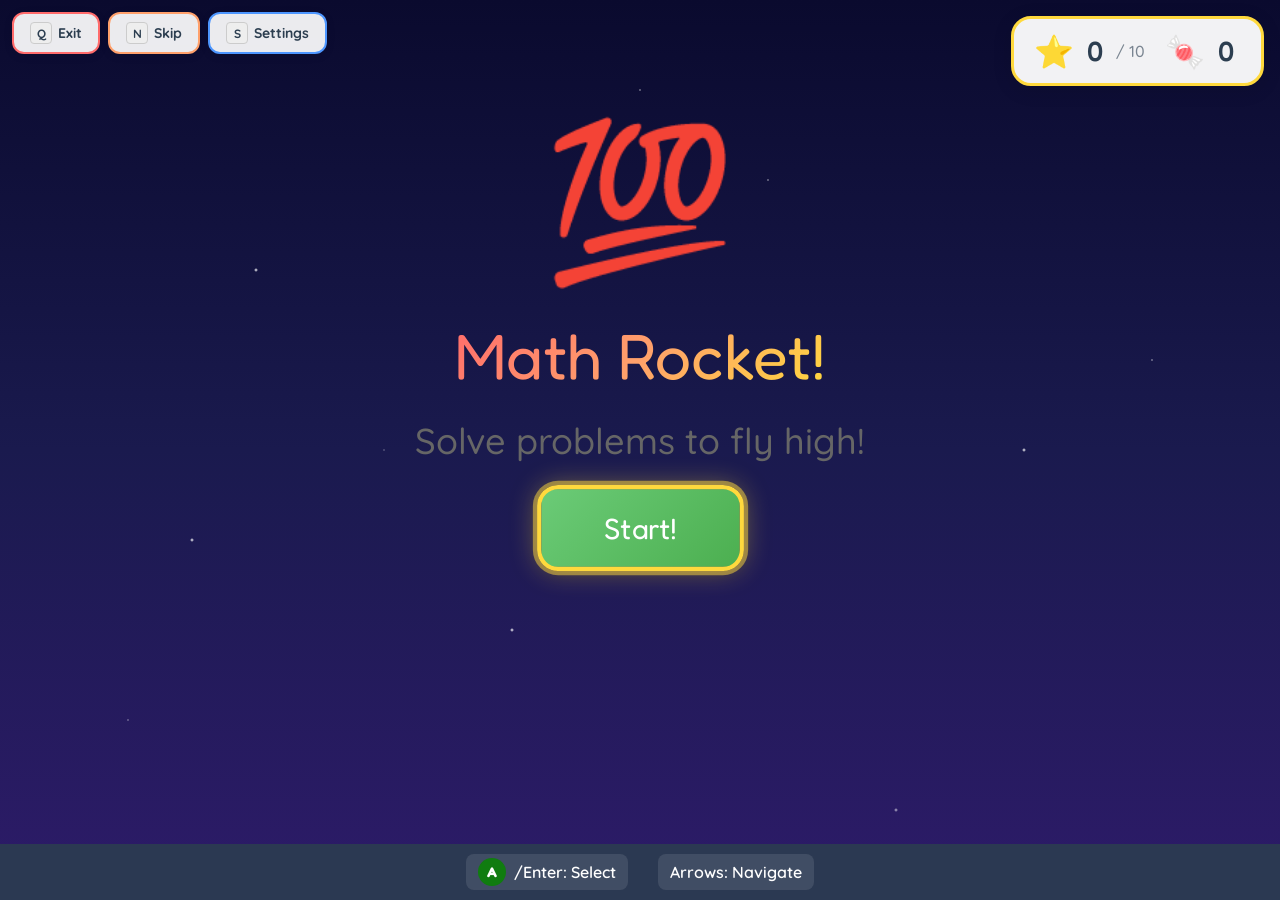
<file: games/math-rocket.html>
<!DOCTYPE html>
<html lang="en">
<head>
  <meta charset="UTF-8">
  <meta name="viewport" content="width=device-width, initial-scale=1.0">
  <title>Math Rocket - Cali's Learning Carnival</title>
  <link rel="stylesheet" href="../css/style.css">
  <link rel="stylesheet" href="../css/games.css">
  <link rel="stylesheet" href="../css/xbox.css">
</head>
<body>
  <div id="star-counter-container"></div>
  <div class="game-container starfield" id="game">
    <div class="intro-screen" id="intro">
      <div class="game-emoji">&#x1F4AF;</div>
      <h1>Math Rocket!</h1>
      <p>Solve problems to fly high!</p>
      <button class="btn btn-green" id="start-btn" style="font-size:28px;padding:20px 60px;">Start!</button>
    </div>

    <div class="game-area hidden" id="game-area">
      <div class="question-counter" id="counter">Problem 1 of 10</div>
      <div class="progress-bar-container"><div class="progress-bar-fill" id="progress-fill" style="width:0%"></div></div>
      <div class="math-problem" id="problem-display"></div>
      <div id="visual-aid"></div>
      <div class="number-buttons" id="number-buttons"></div>
      <div id="feedback" style="min-height:40px;text-align:center;"></div>
    </div>

    <div class="hidden" id="end-area" style="width:100%;"></div>
  </div>

  <div id="button-guide">
    <span class="guide-btn"><span class="xbox-a">A</span>/Enter: Select</span>
    <span class="guide-btn">Arrows: Navigate</span>
  </div>
  <div class="game-nav">
    <button class="nav-btn exit-btn" id="exit-btn"><span class="nav-key">Q</span> Exit</button>
    <button class="nav-btn skip-btn" id="skip-nav-btn"><span class="nav-key">N</span> Skip</button>
    <button class="nav-btn settings-btn" id="settings-nav-btn"><span class="nav-key">S</span> Settings</button>
  </div>

  <script src="../js/words.js"></script>
  <script src="../js/math.js"></script>
  <script src="../js/gamepad.js"></script>
  <script src="../js/progress.js"></script>
  <script src="../js/rewards.js"></script>
  <script src="../js/audio.js"></script>
  <script src="../js/main.js"></script>
  <script>
    document.addEventListener('DOMContentLoaded', () => {
      ProgressTracker.load();
      RewardSystem.init();
      AudioManager.init();
      GamepadManager.init();
      RewardSystem.renderStarCounter(document.getElementById('star-counter-container'));

      const settings = CarnivalUtils.getSettings();
      const gameLength = settings.gameLength || 10;
      let currentIdx = 0;
      let sessionCorrect = 0;
      let currentProblem = null;
      let answeredCurrent = false;
      let wrongAttempt = false;
      let useVisual = 'tenframe'; // alternate between tenframe and numberline

      const game = document.getElementById('game');
      const intro = document.getElementById('intro');
      const gameArea = document.getElementById('game-area');
      const endArea = document.getElementById('end-area');
      const problemDisplay = document.getElementById('problem-display');
      const visualAid = document.getElementById('visual-aid');
      const numberButtons = document.getElementById('number-buttons');
      const feedbackEl = document.getElementById('feedback');
      const counter = document.getElementById('counter');
      const progressFill = document.getElementById('progress-fill');

      GamepadManager.registerFocusGroup([document.getElementById('start-btn')], { id: 'intro' });

      document.getElementById('start-btn').addEventListener('click', () => {
        AudioManager.resume();
        intro.classList.add('hidden');
        gameArea.classList.remove('hidden');
        showProblem();
      });

      function showProblem() {
        if (currentIdx >= gameLength) return showEnd();
        currentProblem = MathEngine.getNextProblem();
        MathEngine.recordSeen();
        answeredCurrent = false;
        wrongAttempt = false;
        counter.textContent = `Problem ${currentIdx + 1} of ${gameLength}`;
        progressFill.style.width = `${(currentIdx / gameLength) * 100}%`;
        problemDisplay.textContent = currentProblem.display;
        feedbackEl.innerHTML = '';

        // Visual aid
        if (useVisual === 'tenframe') {
          renderTenFrame();
          useVisual = 'numberline';
        } else {
          renderNumberLine();
          useVisual = 'tenframe';
        }

        // Number buttons 0-10
        numberButtons.innerHTML = '';
        for (let i = 0; i <= 10; i++) {
          const btn = document.createElement('button');
          btn.className = 'number-btn';
          btn.textContent = i;
          btn.addEventListener('click', () => checkAnswer(i));
          numberButtons.appendChild(btn);
        }

        GamepadManager.clearFocusGroups();
        GamepadManager.registerFocusGroup(numberButtons.querySelectorAll('.number-btn'), { id: 'numbers', columns: 11 });
        GamepadManager.updateButtonGuide({ a: 'Select', b: 'Back' });
      }

      function renderTenFrame() {
        const p = currentProblem;
        let cells;
        if (p.op === '+') {
          cells = MathEngine.generateTenFrameData(p.a + p.b, p.b, 0);
        } else if (p.op === '-') {
          cells = MathEngine.generateTenFrameData(p.a, 0, p.b);
        } else {
          // bonds
          cells = MathEngine.generateTenFrameData(p.a, p.answer, 0);
        }

        let html = '<div class="ten-frame">';
        cells.forEach((cell, i) => {
          html += `<div class="ten-frame-cell ${cell}" style="animation-delay:${i * 0.1}s"></div>`;
        });
        html += '</div>';
        visualAid.innerHTML = html;
      }

      function renderNumberLine() {
        const p = currentProblem;
        const max = 10;
        const width = Math.min(600, window.innerWidth * 0.85);
        const pad = 20;
        const usable = width - pad * 2;

        let html = `<div class="number-line" style="width:${width}px">`;
        html += `<div class="number-line-track"></div>`;

        for (let i = 0; i <= max; i++) {
          const x = pad + (i / max) * usable;
          html += `<div class="number-line-tick" style="left:${x}px"></div>`;
          html += `<div class="number-line-label" style="left:${x}px">${i}</div>`;
        }

        // Draw hops
        if (p.op === '+') {
          for (let h = 0; h < p.b; h++) {
            const startN = p.a + h;
            const x1 = pad + (startN / max) * usable;
            const hopW = usable / max;
            html += `<div class="number-line-hop" style="left:${x1}px;width:${hopW}px;animation-delay:${h * 0.4}s"></div>`;
          }
        } else if (p.op === '-') {
          for (let h = 0; h < p.b; h++) {
            const startN = p.a - h - 1;
            const x1 = pad + (startN / max) * usable;
            const hopW = usable / max;
            html += `<div class="number-line-hop" style="left:${x1}px;width:${hopW}px;animation-delay:${h * 0.4}s;border-color:var(--red);"></div>`;
          }
        }

        html += '</div>';
        visualAid.innerHTML = html;
      }

      function checkAnswer(answer) {
        if (answeredCurrent) return;
        if (MathEngine.checkAnswer(currentProblem, answer)) {
          answeredCurrent = true;
          sessionCorrect++;
          MathEngine.recordCorrect();
          AudioManager.play('correct');
          let result = { mmEarned: false };
          if (!wrongAttempt) {
            result = RewardSystem.addStar();
            RewardSystem.animateStarEarned(game);
          }

          const p = currentProblem;
          let display = p.op === 'bond'
            ? `${p.a} = ${p.b} + ${p.answer}`
            : `${p.a} ${p.op} ${p.b} = ${p.answer}`;
          feedbackEl.innerHTML = `<div style="color:var(--green);font-family:'Fredoka One';font-size:28px;">Yes! ${display}</div>`;
          CarnivalUtils.showEncouragement(game, CarnivalUtils.randomEncouragement());

          if (result.mmEarned) {
            setTimeout(() => RewardSystem.animateMMEarned(game), 600);
          }

          setTimeout(() => { currentIdx++; showProblem(); }, 1500);
        } else {
          wrongAttempt = true;
          AudioManager.play('incorrect');
          feedbackEl.innerHTML = `<div style="color:var(--yellow);font-family:'Fredoka One';font-size:24px;">Not quite! Try again!</div>`;
          // Re-animate visual
          if (useVisual === 'numberline') renderTenFrame(); else renderNumberLine();
        }
      }

      function showEnd() {
        gameArea.classList.add('hidden');
        endArea.classList.remove('hidden');
        const summary = RewardSystem.getSessionSummary();
        CarnivalUtils.showEndScreen(endArea, {
          stars: summary.stars,
          mms: summary.mms,
          mathCorrect: sessionCorrect,
          totalQuestions: gameLength
        });
      }

      // Parent controls
      GamepadManager.on('y_hold', () => { MathEngine.levelUp(); CarnivalUtils.showEncouragement(game, 'Level Up!'); });
      GamepadManager.on('x_hold', () => { MathEngine.levelDown(); CarnivalUtils.showEncouragement(game, 'Level Down!'); });

      // Exit, Skip, Settings
      function skipCurrent() { currentIdx++; showProblem(); }
      document.getElementById('exit-btn').addEventListener('click', () => location.href = '../index.html');
      document.getElementById('skip-nav-btn').addEventListener('click', skipCurrent);
      document.getElementById('settings-nav-btn').addEventListener('click', () => location.href = '../index.html');
      GamepadManager.on('exit_game', () => location.href = '../index.html');
      GamepadManager.on('skip_question', skipCurrent);

      document.addEventListener('click', () => AudioManager.resume(), { once: true });
    });
  </script>
</body>
</html>
</file>
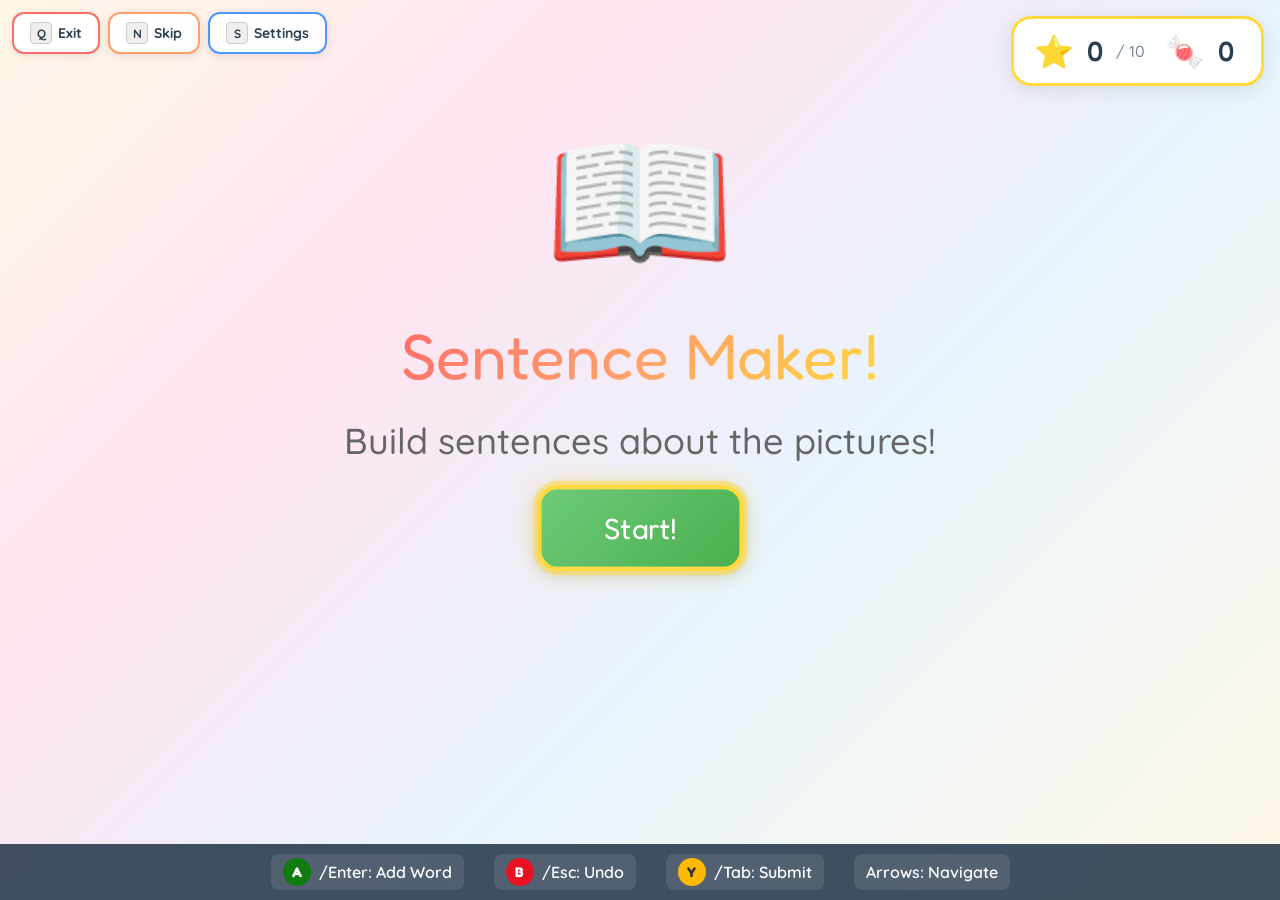
<file: games/sentence-maker.html>
<!DOCTYPE html>
<html lang="en">
<head>
  <meta charset="UTF-8">
  <meta name="viewport" content="width=device-width, initial-scale=1.0">
  <title>Sentence Maker - Cali's Learning Carnival</title>
  <link rel="stylesheet" href="../css/style.css">
  <link rel="stylesheet" href="../css/games.css">
  <link rel="stylesheet" href="../css/xbox.css">
</head>
<body>
  <div id="star-counter-container"></div>
  <div class="game-container" id="game">
    <div class="intro-screen" id="intro">
      <div class="game-emoji">&#x1F4D6;</div>
      <h1>Sentence Maker!</h1>
      <p>Build sentences about the pictures!</p>
      <button class="btn btn-green" id="start-btn" style="font-size:28px;padding:20px 60px;">Start!</button>
    </div>

    <div class="game-area hidden" id="game-area">
      <div class="question-counter" id="counter">Sentence 1 of 10</div>
      <div class="progress-bar-container"><div class="progress-bar-fill" id="progress-fill" style="width:0%"></div></div>
      <div class="picture-display" id="picture"></div>
      <p style="text-align:center;font-size:clamp(16px,2.5vw,24px);color:#888;">Make a sentence about the picture!</p>
      <div class="sentence-area" id="sentence-area">
        <span style="color:#ccc;font-style:italic;">Your sentence will appear here...</span>
      </div>
      <div id="submit-area" style="text-align:center;margin:10px 0;"></div>
      <div class="word-bank" id="word-bank"></div>
    </div>

    <div class="hidden" id="end-area" style="width:100%;"></div>
  </div>

  <div id="button-guide">
    <span class="guide-btn"><span class="xbox-a">A</span>/Enter: Add Word</span>
    <span class="guide-btn"><span class="xbox-b">B</span>/Esc: Undo</span>
    <span class="guide-btn"><span class="xbox-y">Y</span>/Tab: Submit</span>
    <span class="guide-btn">Arrows: Navigate</span>
  </div>
  <div class="game-nav">
    <button class="nav-btn exit-btn" id="exit-btn"><span class="nav-key">Q</span> Exit</button>
    <button class="nav-btn skip-btn" id="skip-nav-btn"><span class="nav-key">N</span> Skip</button>
    <button class="nav-btn settings-btn" id="settings-nav-btn"><span class="nav-key">S</span> Settings</button>
  </div>

  <script src="../js/words.js"></script>
  <script src="../js/math.js"></script>
  <script src="../js/gamepad.js"></script>
  <script src="../js/progress.js"></script>
  <script src="../js/rewards.js"></script>
  <script src="../js/audio.js"></script>
  <script src="../js/main.js"></script>
  <script>
    document.addEventListener('DOMContentLoaded', () => {
      ProgressTracker.load();
      RewardSystem.init();
      AudioManager.init();
      GamepadManager.init();
      RewardSystem.renderStarCounter(document.getElementById('star-counter-container'));

      const settings = CarnivalUtils.getSettings();
      const gameLength = settings.gameLength || 10;

      const scenarios = [
        { picture: '&#x1F9D2;&#x1F938;', desc: 'jumping', words: ['I', 'can', 'jump', 'the', 'she', 'like', 'to', 'run', 'is', 'my'] },
        { picture: '&#x1F466;&#x1F4D6;', desc: 'reading', words: ['I', 'like', 'to', 'read', 'he', 'can', 'a', 'book', 'see', 'the'] },
        { picture: '&#x1F46B;', desc: 'friends', words: ['I', 'see', 'my', 'friend', 'we', 'play', 'two', 'the', 'are', 'friends'] },
        { picture: '&#x1F3C3;', desc: 'running', words: ['I', 'can', 'run', 'fast', 'we', 'like', 'to', 'go', 'she', 'is'] },
        { picture: '&#x1F37D;&#xFE0F;&#x1F60B;', desc: 'eating', words: ['I', 'like', 'to', 'eat', 'we', 'food', 'the', 'good', 'can', 'am'] },
        { picture: '&#x1F415;&#x1F3BE;', desc: 'dog playing', words: ['the', 'dog', 'can', 'play', 'I', 'see', 'a', 'my', 'is', 'big'] },
        { picture: '&#x2600;&#xFE0F;&#x1F308;', desc: 'sunshine', words: ['the', 'sun', 'is', 'big', 'I', 'see', 'a', 'yellow', 'can', 'up'] },
        { picture: '&#x1F467;&#x1F60A;', desc: 'happy girl', words: ['I', 'am', 'happy', 'she', 'is', 'the', 'girl', 'can', 'we', 'are'] },
        { picture: '&#x1F431;', desc: 'cat', words: ['the', 'cat', 'is', 'little', 'I', 'like', 'my', 'a', 'can', 'sit'] },
        { picture: '&#x1F3A8;', desc: 'painting', words: ['I', 'like', 'to', 'paint', 'we', 'can', 'a', 'picture', 'the', 'make'] },
        { picture: '&#x1F3B5;', desc: 'singing', words: ['I', 'can', 'sing', 'a', 'song', 'we', 'like', 'to', 'the', 'is'] },
        { picture: '&#x1F6B2;', desc: 'bike riding', words: ['I', 'ride', 'my', 'bike', 'can', 'the', 'go', 'fast', 'is', 'red'] },
        { picture: '&#x1F3CA;', desc: 'swimming', words: ['I', 'can', 'swim', 'we', 'like', 'to', 'the', 'in', 'water', 'go'] },
        { picture: '&#x1F333;', desc: 'tree', words: ['the', 'tree', 'is', 'big', 'I', 'see', 'a', 'green', 'tall', 'can'] },
        { picture: '&#x1F382;', desc: 'birthday', words: ['I', 'like', 'cake', 'the', 'is', 'a', 'good', 'we', 'eat', 'yum'] },
        { picture: '&#x1F9F8;', desc: 'teddy bear', words: ['I', 'love', 'my', 'bear', 'the', 'is', 'soft', 'a', 'big', 'hug'] },
        { picture: '&#x1F30D;', desc: 'outside', words: ['I', 'go', 'out', 'we', 'play', 'can', 'the', 'like', 'to', 'fun'] },
        { picture: '&#x1F3E0;', desc: 'home', words: ['I', 'go', 'home', 'my', 'is', 'the', 'like', 'we', 'in', 'a'] },
        { picture: '&#x1F4A4;', desc: 'sleeping', words: ['I', 'go', 'to', 'bed', 'am', 'the', 'can', 'sleep', 'we', 'like'] },
        { picture: '&#x1F40E;', desc: 'horse', words: ['the', 'horse', 'can', 'run', 'I', 'see', 'a', 'big', 'is', 'fast'] },
        { picture: '&#x1F304;', desc: 'morning', words: ['I', 'get', 'up', 'the', 'sun', 'is', 'we', 'can', 'see', 'good'] },
      ];

      let rounds = CarnivalUtils.shuffleArray(scenarios).slice(0, gameLength);
      let currentIdx = 0;
      let sessionCorrect = 0;
      let sentenceWords = [];

      const game = document.getElementById('game');
      const gameArea = document.getElementById('game-area');
      const endArea = document.getElementById('end-area');
      const sentenceArea = document.getElementById('sentence-area');
      const wordBank = document.getElementById('word-bank');
      const submitArea = document.getElementById('submit-area');

      GamepadManager.registerFocusGroup([document.getElementById('start-btn')], { id: 'intro' });
      document.getElementById('start-btn').addEventListener('click', () => {
        AudioManager.resume();
        document.getElementById('intro').classList.add('hidden');
        gameArea.classList.remove('hidden');
        showRound();
      });

      function showRound() {
        if (currentIdx >= rounds.length) return showEnd();
        const r = rounds[currentIdx];
        sentenceWords = [];

        document.getElementById('counter').textContent = `Sentence ${currentIdx + 1} of ${rounds.length}`;
        document.getElementById('progress-fill').style.width = `${(currentIdx / rounds.length) * 100}%`;
        document.getElementById('picture').innerHTML = r.picture;

        renderSentence();
        renderBank(r.words);
        submitArea.innerHTML = '';
      }

      function renderSentence() {
        if (sentenceWords.length === 0) {
          sentenceArea.innerHTML = '<span style="color:#ccc;font-style:italic;">Your sentence will appear here...</span>';
        } else {
          sentenceArea.innerHTML = sentenceWords.map(w => `<span class="sentence-word">${w}</span>`).join('');
        }
        // Show/hide submit button
        if (sentenceWords.length >= 3) {
          submitArea.innerHTML = '<button class="btn btn-yellow" id="submit-btn">Submit Sentence!</button>';
          document.getElementById('submit-btn').addEventListener('click', submitSentence);
        } else {
          submitArea.innerHTML = '';
        }
      }

      function renderBank(words) {
        wordBank.innerHTML = '';
        words.forEach(w => {
          const tile = document.createElement('button');
          tile.className = 'word-tile';
          tile.textContent = w;
          tile.dataset.word = w;
          if (sentenceWords.includes(w)) tile.classList.add('used');
          tile.addEventListener('click', () => addWord(w, tile));
          wordBank.appendChild(tile);
        });

        GamepadManager.clearFocusGroups();
        GamepadManager.registerFocusGroup(wordBank.querySelectorAll('.word-tile'), { id: 'bank', columns: 5 });
      }

      function addWord(word, tile) {
        AudioManager.play('buttonPress');
        sentenceWords.push(word);
        tile.classList.add('used');
        renderSentence();
      }

      function submitSentence() {
        AudioManager.play('buttonPress');
        // Show parent verification
        submitArea.innerHTML = `
          <p style="font-size:20px;margin:10px 0;">Does this sentence make sense?</p>
          <div style="display:flex;gap:16px;justify-content:center;">
            <button class="btn btn-green" id="approve-btn">Makes Sense!</button>
            <button class="btn btn-red" id="reject-btn">Try Again</button>
          </div>
        `;
        GamepadManager.clearFocusGroups();
        GamepadManager.registerFocusGroup(submitArea.querySelectorAll('.btn'), { id: 'verify' });

        document.getElementById('approve-btn').addEventListener('click', () => {
          sessionCorrect++;
          const result = RewardSystem.addStar();
          AudioManager.play('correct');
          RewardSystem.animateStarEarned(game);
          CarnivalUtils.showEncouragement(game, 'Great sentence, Cali!');
          if (result.mmEarned) setTimeout(() => RewardSystem.animateMMEarned(game), 600);
          setTimeout(() => { currentIdx++; showRound(); }, 1500);
        });

        document.getElementById('reject-btn').addEventListener('click', () => {
          AudioManager.play('incorrect');
          sentenceWords = [];
          renderSentence();
          renderBank(rounds[currentIdx].words);
          submitArea.innerHTML = '';
        });
      }

      // Undo with B
      GamepadManager.on('b_press', () => {
        if (sentenceWords.length > 0) {
          const removed = sentenceWords.pop();
          renderSentence();
          // Un-use the tile
          const tiles = wordBank.querySelectorAll('.word-tile');
          for (let i = tiles.length - 1; i >= 0; i--) {
            if (tiles[i].dataset.word === removed && tiles[i].classList.contains('used')) {
              tiles[i].classList.remove('used');
              break;
            }
          }
          AudioManager.play('buttonPress');
        }
      });

      // Submit with Y
      GamepadManager.on('y_press', () => {
        if (sentenceWords.length >= 3) {
          const btn = document.getElementById('submit-btn');
          if (btn) btn.click();
        }
      });

      function showEnd() {
        gameArea.classList.add('hidden');
        endArea.classList.remove('hidden');
        const summary = RewardSystem.getSessionSummary();
        CarnivalUtils.showEndScreen(endArea, {
          stars: summary.stars,
          mms: summary.mms,
          wordsCorrect: sessionCorrect,
          totalQuestions: rounds.length
        });
      }

      // Exit, Skip, Settings
      function skipCurrent() { currentIdx++; sentenceWords = []; showRound(); }
      document.getElementById('exit-btn').addEventListener('click', () => location.href = '../index.html');
      document.getElementById('skip-nav-btn').addEventListener('click', skipCurrent);
      document.getElementById('settings-nav-btn').addEventListener('click', () => location.href = '../index.html');
      GamepadManager.on('exit_game', () => location.href = '../index.html');
      GamepadManager.on('skip_question', skipCurrent);

      document.addEventListener('click', () => AudioManager.resume(), { once: true });
    });
  </script>
</body>
</html>
</file>
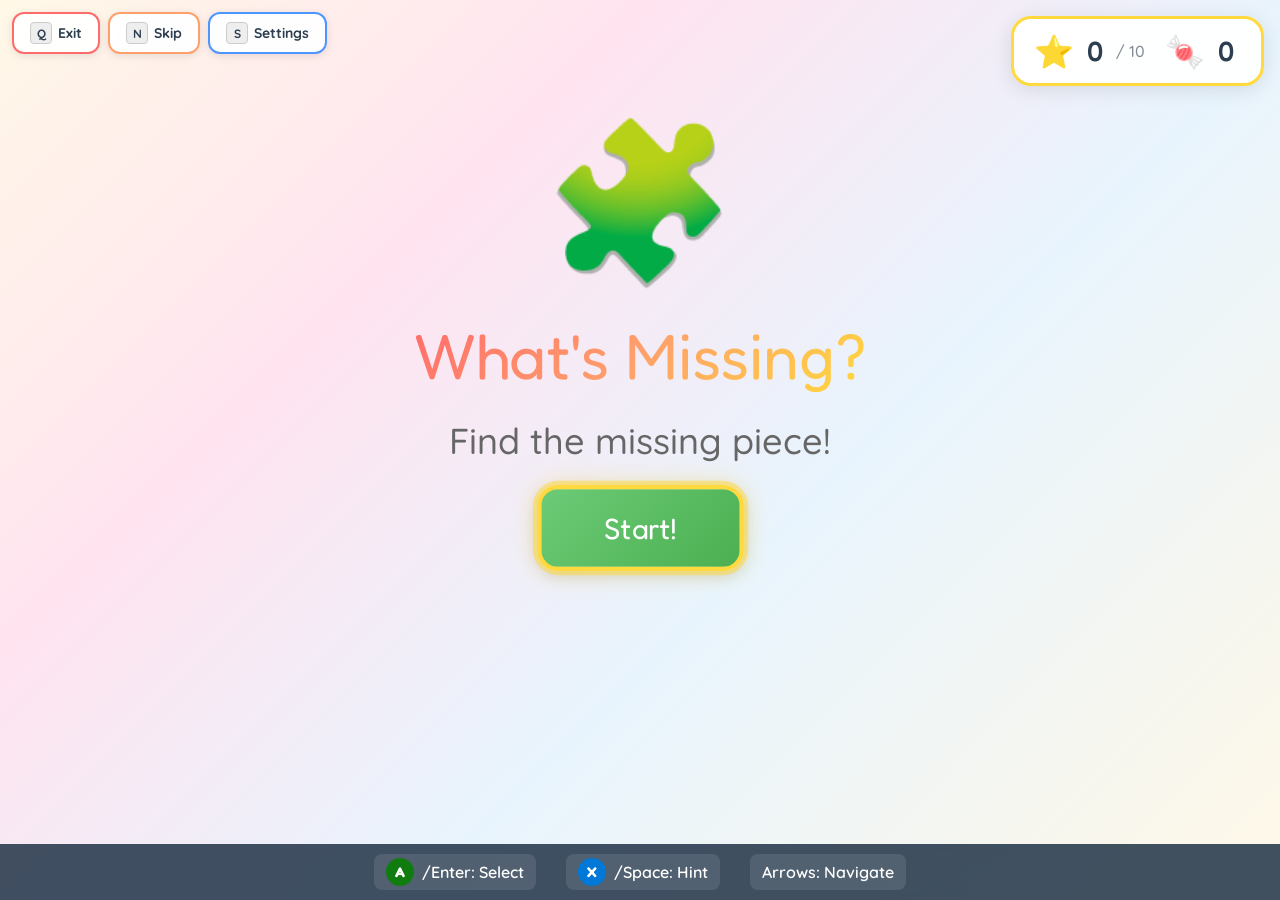
<file: games/whats-missing.html>
<!DOCTYPE html>
<html lang="en">
<head>
  <meta charset="UTF-8">
  <meta name="viewport" content="width=device-width, initial-scale=1.0">
  <title>What's Missing? - Cali's Learning Carnival</title>
  <link rel="stylesheet" href="../css/style.css">
  <link rel="stylesheet" href="../css/games.css">
  <link rel="stylesheet" href="../css/xbox.css">
</head>
<body>
  <div id="star-counter-container"></div>
  <div class="game-container" id="game">
    <div class="intro-screen" id="intro">
      <div class="game-emoji">&#x1F9E9;</div>
      <h1>What's Missing?</h1>
      <p>Find the missing piece!</p>
      <button class="btn btn-green" id="start-btn" style="font-size:28px;padding:20px 60px;">Start!</button>
    </div>

    <div class="game-area hidden" id="game-area">
      <div class="question-counter" id="counter">Challenge 1 of 10</div>
      <div class="progress-bar-container"><div class="progress-bar-fill" id="progress-fill" style="width:0%"></div></div>
      <div id="challenge-picture" style="text-align:center;"></div>
      <div class="sequence-display" id="sequence"></div>
      <div id="feedback" style="text-align:center;min-height:40px;margin:10px 0;"></div>
      <div class="answer-choices" id="choices"></div>
    </div>

    <div class="hidden" id="end-area" style="width:100%;"></div>
  </div>

  <div id="button-guide">
    <span class="guide-btn"><span class="xbox-a">A</span>/Enter: Select</span>
    <span class="guide-btn"><span class="xbox-x">X</span>/Space: Hint</span>
    <span class="guide-btn">Arrows: Navigate</span>
  </div>
  <div class="game-nav">
    <button class="nav-btn exit-btn" id="exit-btn"><span class="nav-key">Q</span> Exit</button>
    <button class="nav-btn skip-btn" id="skip-nav-btn"><span class="nav-key">N</span> Skip</button>
    <button class="nav-btn settings-btn" id="settings-nav-btn"><span class="nav-key">S</span> Settings</button>
  </div>

  <script src="../js/words.js"></script>
  <script src="../js/math.js"></script>
  <script src="../js/gamepad.js"></script>
  <script src="../js/progress.js"></script>
  <script src="../js/rewards.js"></script>
  <script src="../js/audio.js"></script>
  <script src="../js/main.js"></script>
  <script>
    document.addEventListener('DOMContentLoaded', () => {
      ProgressTracker.load();
      RewardSystem.init();
      AudioManager.init();
      GamepadManager.init();
      RewardSystem.renderStarCounter(document.getElementById('star-counter-container'));

      const settings = CarnivalUtils.getSettings();
      const gameLength = settings.gameLength || 10;

      // Challenge data
      const numberChallenges = [
        { seq: [1, 2, null, 4, 5], answer: 3, choices: [3, 6, 8] },
        { seq: [21, null, 23, 24, 25], answer: 22, choices: [22, 20, 26] },
        { seq: [10, 9, null, 7, 6], answer: 8, choices: [8, 5, 11] },
        { seq: [5, 10, null, 20, 25], answer: 15, choices: [15, 12, 18] },
        { seq: [2, 4, null, 8, 10], answer: 6, choices: [6, 5, 7] },
        { seq: [null, 2, 3, 4, 5], answer: 1, choices: [1, 0, 6] },
        { seq: [6, 7, 8, null, 10], answer: 9, choices: [9, 11, 5] },
        { seq: [15, null, 17, 18], answer: 16, choices: [16, 14, 19] },
        { seq: [3, null, 5, 6, 7], answer: 4, choices: [4, 2, 8] },
        { seq: [11, 12, null, 14], answer: 13, choices: [13, 15, 10] },
        { seq: [7, 8, 9, null], answer: 10, choices: [10, 11, 6] },
        { seq: [null, 4, 6, 8], answer: 2, choices: [2, 1, 10] },
        { seq: [20, null, 16, 14], answer: 18, choices: [18, 19, 15] },
        { seq: [3, 6, null, 12], answer: 9, choices: [9, 8, 10] },
        { seq: [null, 12, 13, 14, 15], answer: 11, choices: [11, 10, 16] },
        { seq: [25, 24, null, 22, 21], answer: 23, choices: [23, 20, 26] },
      ];

      const alphaChallenges = [
        { seq: ['A', 'B', null, 'D', 'E'], answer: 'C', choices: ['C', 'F', 'G'] },
        { seq: ['a', null, 'c', 'd'], answer: 'b', choices: ['b', 'e', 'f'] },
        { seq: ['M', 'N', null, 'P'], answer: 'O', choices: ['O', 'Q', 'L'] },
        { seq: [null, 'B', 'C', 'D'], answer: 'A', choices: ['A', 'E', 'Z'] },
        { seq: ['W', 'X', null, 'Z'], answer: 'Y', choices: ['Y', 'V', 'U'] },
        { seq: ['f', 'g', null, 'i', 'j'], answer: 'h', choices: ['h', 'k', 'e'] },
        { seq: ['R', null, 'T', 'U'], answer: 'S', choices: ['S', 'Q', 'V'] },
        { seq: ['D', 'E', null, 'G'], answer: 'F', choices: ['F', 'H', 'C'] },
        { seq: [null, 'j', 'k', 'l'], answer: 'i', choices: ['i', 'h', 'm'] },
        { seq: ['p', 'q', null, 's', 't'], answer: 'r', choices: ['r', 'o', 'u'] },
        { seq: ['T', null, 'V', 'W'], answer: 'U', choices: ['U', 'S', 'X'] },
        { seq: ['G', 'H', 'I', null, 'K'], answer: 'J', choices: ['J', 'L', 'F'] },
        { seq: [null, 'n', 'o', 'p'], answer: 'm', choices: ['m', 'l', 'q'] },
        { seq: ['c', 'd', null, 'f'], answer: 'e', choices: ['e', 'g', 'b'] },
        { seq: ['L', null, 'N', 'O', 'P'], answer: 'M', choices: ['M', 'K', 'Q'] },
      ];

      const wordChallenges = [
        { emoji: '&#x1F9E6;', word: 's_ck', answer: 'o', choices: ['o', 'a', 'u'] },
        { emoji: '&#x1F512;', word: 'loc_', answer: 'k', choices: ['k', 't', 'p'] },
        { emoji: '&#x1F941;', word: '_rum', answer: 'd', choices: ['d', 'b', 'g'] },
        { emoji: '&#x1F438;', word: 'fr_g', answer: 'o', choices: ['o', 'a', 'i'] },
        { emoji: '&#x1F41B;', word: 'b_g', answer: 'u', choices: ['u', 'i', 'a'] },
        { emoji: '&#x1F331;', word: 'pl_nt', answer: 'a', choices: ['a', 'e', 'i'] },
        { emoji: '&#x2600;&#xFE0F;', word: 's_n', answer: 'u', choices: ['u', 'o', 'i'] },
        { emoji: '&#x1F431;', word: 'c_t', answer: 'a', choices: ['a', 'o', 'u'] },
        { emoji: '&#x1F436;', word: 'd_g', answer: 'o', choices: ['o', 'a', 'i'] },
        { emoji: '&#x1F41F;', word: 'f_sh', answer: 'i', choices: ['i', 'a', 'u'] },
        { emoji: '&#x1F3A9;', word: 'h_t', answer: 'a', choices: ['a', 'o', 'i'] },
        { emoji: '&#x2615;', word: 'c_p', answer: 'u', choices: ['u', 'a', 'o'] },
        { emoji: '&#x1F514;', word: 'be_l', answer: 'l', choices: ['l', 'n', 't'] },
        { emoji: '&#x2B50;', word: 'st_r', answer: 'a', choices: ['a', 'e', 'o'] },
        { emoji: '&#x1F6CF;&#xFE0F;', word: 'b_d', answer: 'e', choices: ['e', 'a', 'i'] },
        { emoji: '&#x1F534;', word: 'r_d', answer: 'e', choices: ['e', 'a', 'i'] },
        { emoji: '&#x1F535;', word: 'bl_e', answer: 'u', choices: ['u', 'a', 'o'] },
        { emoji: '&#x1F407;', word: 'h_p', answer: 'o', choices: ['o', 'a', 'i'] },
      ];

      const rhymeChallenges = [
        { seq: ['cat', 'bat', null, 'rat'], answer: 'mat', choices: ['mat', 'dog', 'run'] },
        { seq: ['hop', 'top', null, 'pop'], answer: 'mop', choices: ['mop', 'hat', 'sun'] },
        { seq: ['sun', 'fun', null, 'bun'], answer: 'run', choices: ['run', 'cat', 'big'] },
        { seq: ['bug', 'hug', null, 'rug'], answer: 'mug', choices: ['mug', 'hat', 'sit'] },
        { seq: ['red', 'bed', null, 'fed'], answer: 'led', choices: ['led', 'big', 'cup'] },
        { seq: ['hot', 'not', null, 'dot'], answer: 'pot', choices: ['pot', 'run', 'bed'] },
        { seq: ['pig', 'big', null, 'wig'], answer: 'dig', choices: ['dig', 'cat', 'hop'] },
        { seq: ['log', 'fog', null, 'dog'], answer: 'hog', choices: ['hog', 'sit', 'red'] },
        { seq: ['cap', 'map', null, 'tap'], answer: 'nap', choices: ['nap', 'cup', 'bed'] },
        { seq: ['hen', 'ten', null, 'pen'], answer: 'men', choices: ['men', 'dog', 'fun'] },
        { seq: ['van', 'man', null, 'pan'], answer: 'can', choices: ['can', 'big', 'hop'] },
        { seq: ['pit', 'sit', null, 'bit'], answer: 'hit', choices: ['hit', 'mop', 'sun'] },
        { seq: ['make', 'bake', null, 'lake'], answer: 'cake', choices: ['cake', 'dog', 'run'] },
        { seq: ['day', 'may', null, 'say'], answer: 'play', choices: ['play', 'sit', 'cup'] },
      ];

      // Shuffle each pool then build challenge list cycling through types
      const shuffledNumbers = CarnivalUtils.shuffleArray(numberChallenges);
      const shuffledAlpha = CarnivalUtils.shuffleArray(alphaChallenges);
      const shuffledWords = CarnivalUtils.shuffleArray(wordChallenges);
      const shuffledRhymes = CarnivalUtils.shuffleArray(rhymeChallenges);
      const allChallenges = [];
      const types = ['number', 'alpha', 'word', 'rhyme'];
      const counters = { number: 0, alpha: 0, word: 0, rhyme: 0 };
      for (let i = 0; i < gameLength; i++) {
        const type = types[i % types.length];
        let pool;
        switch (type) {
          case 'number': pool = shuffledNumbers; break;
          case 'alpha': pool = shuffledAlpha; break;
          case 'word': pool = shuffledWords; break;
          case 'rhyme': pool = shuffledRhymes; break;
        }
        allChallenges.push({ type, data: pool[counters[type] % pool.length] });
        counters[type]++;
      }

      let currentIdx = 0;
      let sessionCorrect = 0;
      let hintUsed = false;
      let wrongAttempt = false;

      const game = document.getElementById('game');
      const gameArea = document.getElementById('game-area');
      const endArea = document.getElementById('end-area');
      const sequenceEl = document.getElementById('sequence');
      const choicesEl = document.getElementById('choices');
      const feedbackEl = document.getElementById('feedback');
      const pictureEl = document.getElementById('challenge-picture');

      GamepadManager.registerFocusGroup([document.getElementById('start-btn')], { id: 'intro' });
      document.getElementById('start-btn').addEventListener('click', () => {
        AudioManager.resume();
        document.getElementById('intro').classList.add('hidden');
        gameArea.classList.remove('hidden');
        showChallenge();
      });

      function showChallenge() {
        if (currentIdx >= allChallenges.length) return showEnd();
        const ch = allChallenges[currentIdx];
        hintUsed = false;
        wrongAttempt = false;

        document.getElementById('counter').textContent = `Challenge ${currentIdx + 1} of ${allChallenges.length}`;
        document.getElementById('progress-fill').style.width = `${(currentIdx / allChallenges.length) * 100}%`;
        feedbackEl.innerHTML = '';
        pictureEl.innerHTML = '';

        if (ch.type === 'number' || ch.type === 'alpha') {
          renderSequence(ch.data.seq);
          renderChoices(ch.data.choices, ch.data.answer);
        } else if (ch.type === 'word') {
          pictureEl.innerHTML = `<div style="font-size:100px;">${ch.data.emoji}</div>`;
          renderWordSequence(ch.data.word);
          renderChoices(ch.data.choices, ch.data.answer);
        } else if (ch.type === 'rhyme') {
          renderSequence(ch.data.seq);
          renderChoices(ch.data.choices, ch.data.answer);
        }
      }

      function renderSequence(seq) {
        sequenceEl.innerHTML = '';
        seq.forEach(item => {
          if (item === null) {
            const el = document.createElement('div');
            el.className = 'sequence-blank';
            el.textContent = '?';
            sequenceEl.appendChild(el);
          } else {
            const el = document.createElement('div');
            el.className = 'sequence-item';
            el.textContent = item;
            sequenceEl.appendChild(el);
          }
        });
      }

      function renderWordSequence(word) {
        sequenceEl.innerHTML = '';
        word.split('').forEach(ch => {
          const el = document.createElement('div');
          if (ch === '_') {
            el.className = 'sequence-blank';
            el.textContent = '?';
            el.style.fontSize = 'clamp(40px, 7vw, 80px)';
          } else {
            el.className = 'sequence-item';
            el.textContent = ch;
          }
          sequenceEl.appendChild(el);
        });
      }

      function renderChoices(choices, answer) {
        choicesEl.innerHTML = '';
        const shuffled = CarnivalUtils.shuffleArray([...choices]);
        shuffled.forEach(choice => {
          const btn = document.createElement('button');
          btn.className = 'answer-choice';
          btn.textContent = choice;
          btn.addEventListener('click', () => checkAnswer(choice, answer, btn));
          choicesEl.appendChild(btn);
        });

        GamepadManager.clearFocusGroups();
        GamepadManager.registerFocusGroup(choicesEl.querySelectorAll('.answer-choice'), { id: 'choices' });
      }

      function checkAnswer(choice, answer, btn) {
        if (String(choice) === String(answer)) {
          sessionCorrect++;
          btn.classList.add('correct');
          AudioManager.play('correct');
          if (!hintUsed && !wrongAttempt) {
            const result = RewardSystem.addStar();
            RewardSystem.animateStarEarned(game);
            if (result.mmEarned) setTimeout(() => RewardSystem.animateMMEarned(game), 600);
          }
          CarnivalUtils.showEncouragement(game, CarnivalUtils.randomEncouragement());

          // Fill in the blank
          document.querySelectorAll('.sequence-blank').forEach(el => {
            el.className = 'sequence-item';
            el.textContent = answer;
            el.style.color = 'var(--green)';
          });

          setTimeout(() => { currentIdx++; showChallenge(); }, 1300);
        } else {
          wrongAttempt = true;
          btn.classList.add('wrong');
          AudioManager.play('incorrect');
          feedbackEl.innerHTML = '<div style="color:var(--red);font-family:Fredoka One;font-size:24px;">Not quite! Try again!</div>';
          setTimeout(() => { btn.classList.remove('wrong'); feedbackEl.innerHTML = ''; }, 800);
        }
      }

      // Hint with X: eliminate one wrong answer
      GamepadManager.on('x_press', () => {
        if (hintUsed) return;
        hintUsed = true;
        const ch = allChallenges[currentIdx];
        const answer = ch.data.answer;
        const btns = choicesEl.querySelectorAll('.answer-choice');
        for (const btn of btns) {
          if (String(btn.textContent) !== String(answer)) {
            btn.style.opacity = '0.2';
            btn.style.pointerEvents = 'none';
            break;
          }
        }
      });

      function showEnd() {
        gameArea.classList.add('hidden');
        endArea.classList.remove('hidden');
        CarnivalUtils.showEndScreen(endArea, {
          stars: RewardSystem.getSessionSummary().stars,
          mms: RewardSystem.getSessionSummary().mms,
          wordsCorrect: sessionCorrect,
          totalQuestions: allChallenges.length
        });
      }

      // Exit, Skip, Settings
      function skipCurrent() { currentIdx++; showChallenge(); }
      document.getElementById('exit-btn').addEventListener('click', () => location.href = '../index.html');
      document.getElementById('skip-nav-btn').addEventListener('click', skipCurrent);
      document.getElementById('settings-nav-btn').addEventListener('click', () => location.href = '../index.html');
      GamepadManager.on('exit_game', () => location.href = '../index.html');
      GamepadManager.on('skip_question', skipCurrent);

      document.addEventListener('click', () => AudioManager.resume(), { once: true });
    });
  </script>
</body>
</html>
</file>
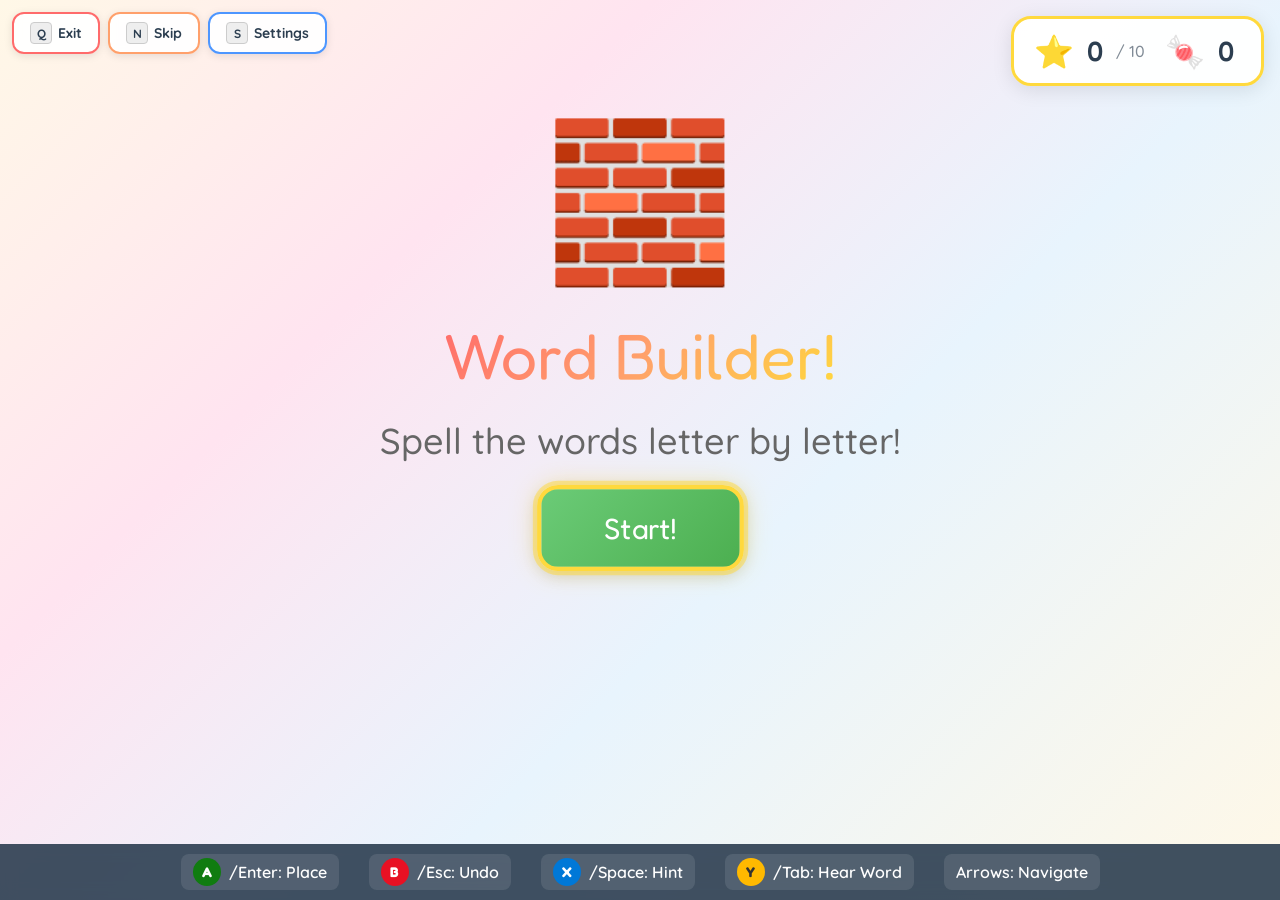
<file: games/word-builder.html>
<!DOCTYPE html>
<html lang="en">
<head>
  <meta charset="UTF-8">
  <meta name="viewport" content="width=device-width, initial-scale=1.0">
  <title>Word Builder - Cali's Learning Carnival</title>
  <link rel="stylesheet" href="../css/style.css">
  <link rel="stylesheet" href="../css/games.css">
  <link rel="stylesheet" href="../css/xbox.css">
</head>
<body>
  <div id="star-counter-container"></div>
  <div class="game-container" id="game">
    <div class="intro-screen" id="intro">
      <div class="game-emoji">&#x1F9F1;</div>
      <h1>Word Builder!</h1>
      <p>Spell the words letter by letter!</p>
      <button class="btn btn-green" id="start-btn" style="font-size:28px;padding:20px 60px;">Start!</button>
    </div>

    <div class="game-area hidden" id="game-area">
      <div class="question-counter" id="counter">Word 1 of 10</div>
      <div class="progress-bar-container"><div class="progress-bar-fill" id="progress-fill" style="width:0%"></div></div>
      <div class="word-picture" id="picture"></div>
      <button class="btn btn-purple" id="hear-btn" style="margin:8px auto;display:block;padding:8px 24px;font-size:18px;">&#x1F50A; Hear Word</button>
      <div class="letter-slots" id="slots"></div>
      <div id="hint-area" style="text-align:center;min-height:30px;color:#888;"></div>
      <div class="letter-bank" id="bank"></div>
    </div>

    <div class="hidden" id="end-area" style="width:100%;"></div>
  </div>

  <div id="button-guide">
    <span class="guide-btn"><span class="xbox-a">A</span>/Enter: Place</span>
    <span class="guide-btn"><span class="xbox-b">B</span>/Esc: Undo</span>
    <span class="guide-btn"><span class="xbox-x">X</span>/Space: Hint</span>
    <span class="guide-btn"><span class="xbox-y">Y</span>/Tab: Hear Word</span>
    <span class="guide-btn">Arrows: Navigate</span>
  </div>
  <div class="game-nav">
    <button class="nav-btn exit-btn" id="exit-btn"><span class="nav-key">Q</span> Exit</button>
    <button class="nav-btn skip-btn" id="skip-nav-btn"><span class="nav-key">N</span> Skip</button>
    <button class="nav-btn settings-btn" id="settings-nav-btn"><span class="nav-key">S</span> Settings</button>
  </div>

  <script src="../js/words.js"></script>
  <script src="../js/math.js"></script>
  <script src="../js/gamepad.js"></script>
  <script src="../js/progress.js"></script>
  <script src="../js/rewards.js"></script>
  <script src="../js/audio.js"></script>
  <script src="../js/main.js"></script>
  <script>
    document.addEventListener('DOMContentLoaded', () => {
      ProgressTracker.load();
      RewardSystem.init();
      AudioManager.init();
      GamepadManager.init();
      RewardSystem.renderStarCounter(document.getElementById('star-counter-container'));

      const settings = CarnivalUtils.getSettings();
      const gameLength = settings.gameLength || 10;

      const wordData = [
        { word: 'cat', emoji: '&#x1F431;' },
        { word: 'dog', emoji: '&#x1F436;' },
        { word: 'bug', emoji: '&#x1F41B;' },
        { word: 'sun', emoji: '&#x2600;&#xFE0F;' },
        { word: 'run', emoji: '&#x1F3C3;' },
        { word: 'hop', emoji: '&#x1F407;' },
        { word: 'mom', emoji: '&#x1F469;' },
        { word: 'dad', emoji: '&#x1F468;' },
        { word: 'sock', emoji: '&#x1F9E6;' },
        { word: 'lock', emoji: '&#x1F512;' },
        { word: 'drum', emoji: '&#x1F941;' },
        { word: 'frog', emoji: '&#x1F438;' },
        { word: 'jump', emoji: '&#x1F938;' },
        { word: 'look', emoji: '&#x1F440;' },
        { word: 'play', emoji: '&#x1F3A8;' },
        { word: 'help', emoji: '&#x1F91A;' },
        { word: 'stop', emoji: '&#x1F6D1;' },
        { word: 'red', emoji: '&#x1F534;' },
        { word: 'blue', emoji: '&#x1F535;' },
        { word: 'pink', emoji: '&#x1F49F;' },
        { word: 'one', emoji: '1&#xFE0F;&#x20E3;' },
        { word: 'two', emoji: '2&#xFE0F;&#x20E3;' },
        { word: 'six', emoji: '6&#xFE0F;&#x20E3;' },
        { word: 'ten', emoji: '&#x1F51F;' },
        { word: 'fish', emoji: '&#x1F41F;' },
        { word: 'star', emoji: '&#x2B50;' },
        { word: 'bell', emoji: '&#x1F514;' },
        { word: 'hat', emoji: '&#x1F3A9;' },
        { word: 'cup', emoji: '&#x2615;' },
        { word: 'bed', emoji: '&#x1F6CF;&#xFE0F;' },
        { word: 'pig', emoji: '&#x1F437;' },
        { word: 'cow', emoji: '&#x1F404;' },
        { word: 'hen', emoji: '&#x1F414;' },
        { word: 'fox', emoji: '&#x1F98A;' },
        { word: 'bee', emoji: '&#x1F41D;' },
        { word: 'ant', emoji: '&#x1F41C;' },
        { word: 'bat', emoji: '&#x1F987;' },
        { word: 'owl', emoji: '&#x1F989;' },
        { word: 'map', emoji: '&#x1F5FA;&#xFE0F;' },
        { word: 'pen', emoji: '&#x1F58A;&#xFE0F;' },
        { word: 'box', emoji: '&#x1F4E6;' },
        { word: 'bus', emoji: '&#x1F68C;' },
        { word: 'car', emoji: '&#x1F697;' },
        { word: 'van', emoji: '&#x1F690;' },
        { word: 'log', emoji: '&#x1FAB5;' },
        { word: 'nut', emoji: '&#x1F95C;' },
        { word: 'jam', emoji: '&#x1F353;' },
        { word: 'egg', emoji: '&#x1F95A;' },
        { word: 'pie', emoji: '&#x1F967;' },
        { word: 'ice', emoji: '&#x1F9CA;' },
        { word: 'fan', emoji: '&#x1FA81;' },
        { word: 'mop', emoji: '&#x1FAA3;' },
        { word: 'web', emoji: '&#x1F578;&#xFE0F;' },
        { word: 'gem', emoji: '&#x1F48E;' },
        { word: 'king', emoji: '&#x1F451;' },
        { word: 'ring', emoji: '&#x1F48D;' },
        { word: 'moon', emoji: '&#x1F319;' },
        { word: 'tree', emoji: '&#x1F333;' },
        { word: 'book', emoji: '&#x1F4D6;' },
        { word: 'cake', emoji: '&#x1F382;' },
        { word: 'boat', emoji: '&#x26F5;' },
        { word: 'rain', emoji: '&#x1F327;&#xFE0F;' },
        { word: 'gift', emoji: '&#x1F381;' },
        { word: 'lamp', emoji: '&#x1F4A1;' },
        { word: 'hand', emoji: '&#x270B;' },
        { word: 'nose', emoji: '&#x1F443;' },
      ];

      const allLetters = 'abcdefghijklmnopqrstuvwxyz';
      let words = CarnivalUtils.shuffleArray(wordData).slice(0, gameLength);
      let currentIdx = 0;
      let sessionCorrect = 0;
      let placed = [];
      let wrongAttempts = 0;
      let hintsUsed = 0;
      let hintRevealed = [];  // indices of letters revealed by hints

      const game = document.getElementById('game');
      const gameArea = document.getElementById('game-area');
      const endArea = document.getElementById('end-area');

      // Hint reveal order: first letter, last letter, then 2nd, 3rd, ...
      function getHintOrder(wordLen) {
        const order = [];
        if (wordLen === 0) return order;
        order.push(0);
        if (wordLen > 1) order.push(wordLen - 1);
        for (let i = 1; i < wordLen - 1; i++) {
          order.push(i);
        }
        return order;
      }

      // Warm up speechSynthesis on user gesture so future calls work
      function warmUpSpeech() {
        if ('speechSynthesis' in window) {
          const silent = new SpeechSynthesisUtterance('');
          silent.volume = 0;
          window.speechSynthesis.speak(silent);
        }
      }

      GamepadManager.registerFocusGroup([document.getElementById('start-btn')], { id: 'intro' });
      document.getElementById('start-btn').addEventListener('click', () => {
        AudioManager.resume();
        warmUpSpeech();
        document.getElementById('intro').classList.add('hidden');
        gameArea.classList.remove('hidden');
        setTimeout(() => showWord(), 150);
      });

      function showWord() {
        if (currentIdx >= words.length) return showEnd();
        const w = words[currentIdx];
        placed = [];
        wrongAttempts = 0;
        hintsUsed = 0;
        hintRevealed = [];

        document.getElementById('counter').textContent = `Word ${currentIdx + 1} of ${words.length}`;
        document.getElementById('progress-fill').style.width = `${(currentIdx / words.length) * 100}%`;
        document.getElementById('picture').innerHTML = w.emoji;
        document.getElementById('hint-area').textContent = '';

        renderSlots(w.word);
        renderBank(w.word);

        // Speak the word automatically on load
        AudioManager.speak(w.word);

        // Hear Word button (no penalty)
        document.getElementById('hear-btn').onclick = () => AudioManager.speak(w.word);

        // Reset button guide X label back to Hint
        const guideBtns = document.querySelectorAll('#button-guide .guide-btn');
        guideBtns.forEach(btn => {
          if (btn.querySelector('.xbox-x')) {
            btn.innerHTML = '<span class="xbox-x">X</span>/Space: Hint';
          }
        });
      }

      function renderSlots(word) {
        const slots = document.getElementById('slots');
        slots.innerHTML = '';
        for (let i = 0; i < word.length; i++) {
          const slot = document.createElement('div');
          slot.className = 'letter-slot';
          if (placed[i]) {
            slot.classList.add('filled');
            slot.textContent = placed[i];
          } else if (hintRevealed.includes(i)) {
            // Show hint letter in green
            slot.classList.add('filled');
            slot.textContent = word[i];
            slot.style.color = 'var(--green)';
            slot.style.opacity = '0.7';
          }
          slots.appendChild(slot);
        }
      }

      function renderBank(word) {
        const bank = document.getElementById('bank');
        bank.innerHTML = '';

        // Create letter set: word letters + 4 random distractors
        let letters = word.split('');
        const distractors = new Set();
        while (distractors.size < 4) {
          const l = allLetters[Math.floor(Math.random() * 26)];
          if (!letters.includes(l)) distractors.add(l);
        }
        letters = CarnivalUtils.shuffleArray([...letters, ...distractors]);

        letters.forEach(l => {
          const tile = document.createElement('button');
          tile.className = 'letter-tile';
          tile.textContent = l;
          tile.dataset.letter = l;
          tile.addEventListener('click', () => placeLetter(l, tile));
          bank.appendChild(tile);
        });

        updateUsedState(word);
        GamepadManager.clearFocusGroups();
        GamepadManager.registerFocusGroup([document.getElementById('hear-btn')], { id: 'actions' });
        GamepadManager.registerFocusGroup(bank.querySelectorAll('.letter-tile'), { id: 'bank', columns: Math.min(letters.length, 8) });
      }

      function updateUsedState(word) {
        const bank = document.getElementById('bank');
        const tiles = bank.querySelectorAll('.letter-tile');
        const placedCounts = {};
        placed.forEach(l => { if (l) placedCounts[l] = (placedCounts[l] || 0) + 1; });

        const usedCounts = {};
        tiles.forEach(tile => {
          const l = tile.dataset.letter;
          usedCounts[l] = (usedCounts[l] || 0) + 1;
          if ((placedCounts[l] || 0) >= usedCounts[l]) {
            tile.classList.add('used');
          } else {
            tile.classList.remove('used');
          }
        });
      }

      function placeLetter(letter, tile) {
        const w = words[currentIdx];
        if (placed.length >= w.word.length) return;

        // Skip over hint-revealed positions
        let nextPos = placed.length;
        while (nextPos < w.word.length && hintRevealed.includes(nextPos)) {
          placed.push(w.word[nextPos]);
          nextPos++;
        }
        if (nextPos >= w.word.length) return;

        AudioManager.play('buttonPress');
        placed.push(letter);

        // Also skip any trailing hint positions
        let afterPos = placed.length;
        while (afterPos < w.word.length && hintRevealed.includes(afterPos)) {
          placed.push(w.word[afterPos]);
          afterPos++;
        }

        renderSlots(w.word);
        updateUsedState(w.word);

        if (placed.length >= w.word.length) {
          setTimeout(() => checkSpelling(), 300);
        }
      }

      function checkSpelling() {
        const w = words[currentIdx];
        const attempt = placed.join('');
        const slots = document.getElementById('slots').children;

        if (attempt === w.word) {
          // Correct!
          sessionCorrect++;
          Array.from(slots).forEach(s => s.classList.add('correct'));
          AudioManager.play('correct');
          if (hintsUsed === 0 && wrongAttempts === 0) {
            const result = RewardSystem.addStar();
            RewardSystem.animateStarEarned(game);
            if (result.mmEarned) setTimeout(() => RewardSystem.animateMMEarned(game), 600);
          }
          CarnivalUtils.showEncouragement(game, CarnivalUtils.randomEncouragement());
          // Speak word on completion, wait for speech, then advance
          setTimeout(() => {
            AudioManager.speak(w.word).then(() => {
              setTimeout(() => { currentIdx++; showWord(); }, 400);
            });
          }, 500);
        } else {
          // Wrong
          wrongAttempts++;
          Array.from(slots).forEach(s => s.classList.add('wrong'));
          AudioManager.play('incorrect');

          if (wrongAttempts >= 2) {
            document.getElementById('hint-area').textContent = 'Listen carefully and try again!';
          }

          setTimeout(() => {
            // Re-speak the word after a wrong attempt
            AudioManager.speak(w.word);
            placed = [];
            // Keep hint-revealed positions filled
            for (let i = 0; i < w.word.length; i++) {
              if (hintRevealed.includes(i)) {
                placed.push(w.word[i]);
              } else if (placed.length <= i) {
                break;
              }
            }
            placed = [];
            renderSlots(w.word);
            renderBank(w.word);
          }, 800);
        }
      }

      // Hear word again with Y (no penalty)
      GamepadManager.on('y_press', () => {
        if (currentIdx < words.length) {
          AudioManager.speak(words[currentIdx].word);
        }
      });

      // Undo with B
      GamepadManager.on('b_press', () => {
        if (placed.length > 0) {
          // Pop back to the last non-hint position
          do {
            placed.pop();
          } while (placed.length > 0 && hintRevealed.includes(placed.length));
          renderSlots(words[currentIdx].word);
          updateUsedState(words[currentIdx].word);
          AudioManager.play('buttonPress');
        }
      });

      // Hint with X - progressively reveal letters: first, last, 2nd, 3rd, ...
      // Once all revealed, X becomes "Next Word"
      GamepadManager.on('x_press', () => {
        const w = words[currentIdx];

        // If all letters already revealed by hints, advance to next word
        if (hintRevealed.length >= w.word.length) {
          currentIdx++;
          showWord();
          return;
        }

        const hintOrder = getHintOrder(w.word.length);

        // Find next unrevealed index
        let nextIdx = null;
        for (const idx of hintOrder) {
          if (!hintRevealed.includes(idx)) {
            nextIdx = idx;
            break;
          }
        }
        if (nextIdx === null) return;

        hintsUsed++;
        hintRevealed.push(nextIdx);

        renderSlots(w.word);
        AudioManager.play('buttonPress');
        AudioManager.speak(w.word);

        // Check if word is now fully revealed
        if (hintRevealed.length >= w.word.length) {
          document.getElementById('hint-area').textContent = 'Word complete! Press Hint/X for next word.';
          // Update the button guide to show "Next"
          const guideBtns = document.querySelectorAll('#button-guide .guide-btn');
          guideBtns.forEach(btn => {
            if (btn.querySelector('.xbox-x')) {
              btn.innerHTML = '<span class="xbox-x">X</span>/Space: Next';
            }
          });
        } else {
          document.getElementById('hint-area').textContent = hintsUsed === 1
            ? 'Here\'s a letter! (no stars for this one)'
            : 'Here\'s another letter!';
          setTimeout(() => {
            const hintArea = document.getElementById('hint-area');
            if (hintArea && !hintArea.textContent.includes('next word')) hintArea.textContent = '';
          }, 2500);
        }
      });

      function showEnd() {
        gameArea.classList.add('hidden');
        endArea.classList.remove('hidden');
        const summary = RewardSystem.getSessionSummary();
        CarnivalUtils.showEndScreen(endArea, {
          stars: summary.stars,
          mms: summary.mms,
          wordsCorrect: sessionCorrect,
          totalQuestions: words.length
        });
      }

      // Exit, Skip, Settings
      function skipCurrent() { currentIdx++; showWord(); }
      document.getElementById('exit-btn').addEventListener('click', () => location.href = '../index.html');
      document.getElementById('skip-nav-btn').addEventListener('click', skipCurrent);
      document.getElementById('settings-nav-btn').addEventListener('click', () => location.href = '../index.html');
      GamepadManager.on('exit_game', () => location.href = '../index.html');
      GamepadManager.on('skip_question', skipCurrent);

      document.addEventListener('click', () => AudioManager.resume(), { once: true });
    });
  </script>
</body>
</html>
</file>
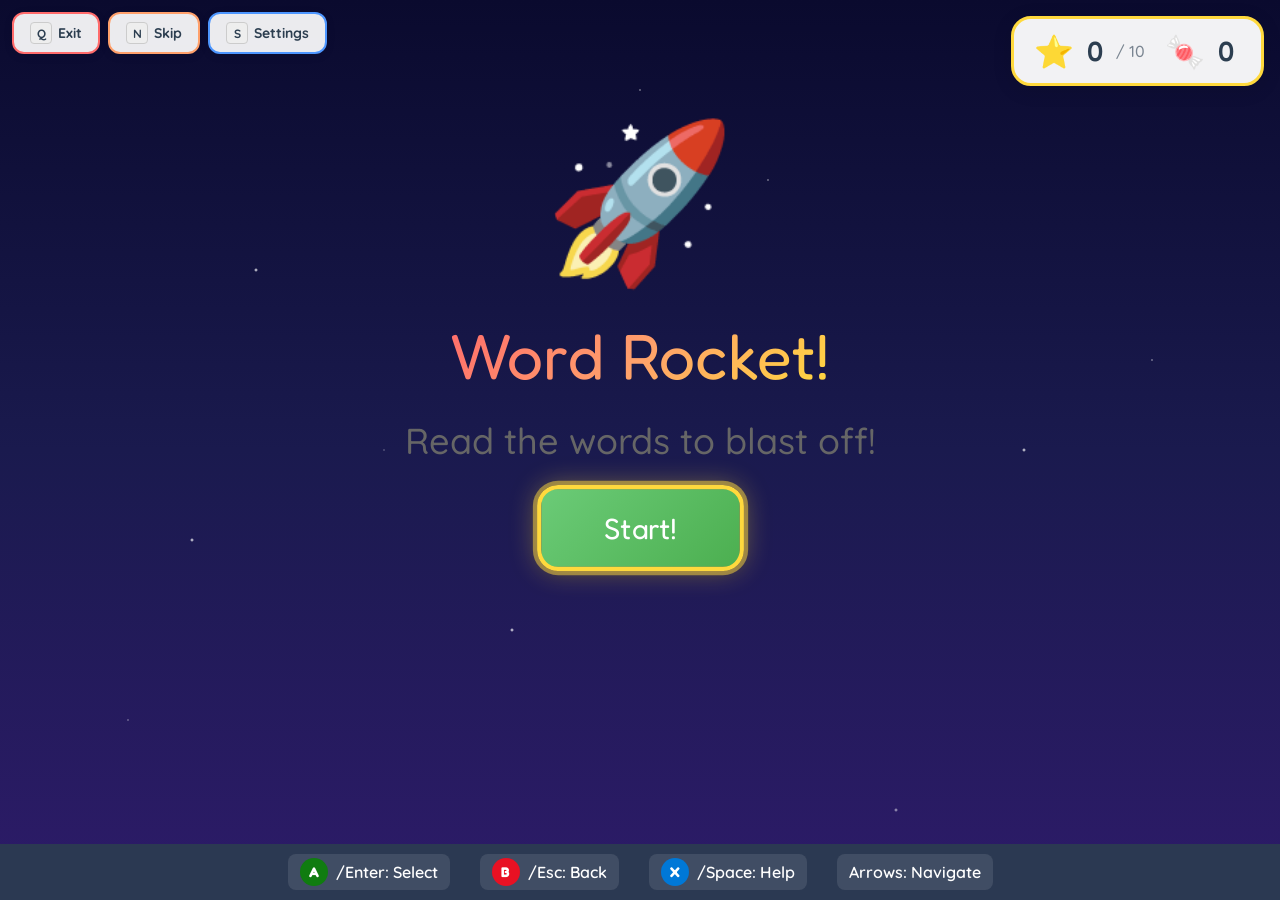
<file: games/word-rocket.html>
<!DOCTYPE html>
<html lang="en">
<head>
  <meta charset="UTF-8">
  <meta name="viewport" content="width=device-width, initial-scale=1.0">
  <title>Word Rocket - Cali's Learning Carnival</title>
  <link rel="stylesheet" href="../css/style.css">
  <link rel="stylesheet" href="../css/games.css">
  <link rel="stylesheet" href="../css/xbox.css">
</head>
<body>
  <div id="star-counter-container"></div>
  <div id="session-timer" class="hidden"></div>
  <div class="game-container starfield" id="game">
    <!-- Intro -->
    <div class="intro-screen" id="intro">
      <div class="game-emoji">&#x1F680;</div>
      <h1>Word Rocket!</h1>
      <p>Read the words to blast off!</p>
      <button class="btn btn-green" id="start-btn" style="font-size:28px;padding:20px 60px;">Start!</button>
    </div>
    <!-- Game Area -->
    <div class="game-area hidden" id="game-area">
      <div class="question-counter" id="counter">Word 1 of 10</div>
      <div class="progress-bar-container"><div class="progress-bar-fill" id="progress-fill" style="width:0%"></div></div>
      <div class="rocket-emoji" id="rocket">&#x1F680;</div>
      <div class="word-display" id="word-display"></div>
      <div id="action-area"></div>
    </div>
    <!-- End Screen -->
    <div class="hidden" id="end-area" style="width:100%;"></div>
  </div>
  <div id="button-guide">
    <span class="guide-btn"><span class="xbox-a">A</span>/Enter: Select</span>
    <span class="guide-btn"><span class="xbox-b">B</span>/Esc: Back</span>
    <span class="guide-btn"><span class="xbox-x">X</span>/Space: Help</span>
    <span class="guide-btn">Arrows: Navigate</span>
  </div>
  <div class="game-nav">
    <button class="nav-btn exit-btn" id="exit-btn"><span class="nav-key">Q</span> Exit</button>
    <button class="nav-btn skip-btn" id="skip-nav-btn"><span class="nav-key">N</span> Skip</button>
    <button class="nav-btn settings-btn" id="settings-nav-btn"><span class="nav-key">S</span> Settings</button>
  </div>

  <script src="../js/words.js"></script>
  <script src="../js/math.js"></script>
  <script src="../js/gamepad.js"></script>
  <script src="../js/progress.js"></script>
  <script src="../js/rewards.js"></script>
  <script src="../js/audio.js"></script>
  <script src="../js/main.js"></script>
  <script>
    document.addEventListener('DOMContentLoaded', () => {
      ProgressTracker.load();
      RewardSystem.init();
      AudioManager.init();
      GamepadManager.init();
      RewardSystem.renderStarCounter(document.getElementById('star-counter-container'));

      const settings = CarnivalUtils.getSettings();
      const gameLength = settings.gameLength || 10;
      let words = WordLibrary.getSessionWords(settings.difficulty || 'easy', gameLength);
      let currentIdx = 0;
      let sessionCorrect = 0;
      let currentWord = null;
      let helpUsed = false;

      const game = document.getElementById('game');
      const intro = document.getElementById('intro');
      const gameArea = document.getElementById('game-area');
      const endArea = document.getElementById('end-area');
      const wordDisplay = document.getElementById('word-display');
      const actionArea = document.getElementById('action-area');
      const counter = document.getElementById('counter');
      const progressFill = document.getElementById('progress-fill');

      // Intro
      GamepadManager.registerFocusGroup([document.getElementById('start-btn')], { id: 'intro' });

      document.getElementById('start-btn').addEventListener('click', () => {
        AudioManager.resume();
        AudioManager.play('buttonPress');
        intro.classList.add('hidden');
        gameArea.classList.remove('hidden');
        showWord();
      });

      function showWord() {
        if (currentIdx >= words.length) return showEnd();
        currentWord = words[currentIdx];
        helpUsed = false;
        WordLibrary.recordSeen(currentWord.word);
        counter.textContent = `Word ${currentIdx + 1} of ${words.length}`;
        progressFill.style.width = `${((currentIdx) / words.length) * 100}%`;
        wordDisplay.textContent = currentWord.word;
        wordDisplay.style.animation = 'none';
        requestAnimationFrame(() => { wordDisplay.style.animation = ''; });

        document.getElementById('rocket').style.animation = 'none';
        requestAnimationFrame(() => { document.getElementById('rocket').style.animation = 'rocket-fly 1s ease-out'; });

        actionArea.innerHTML = `
          <div class="word-buttons">
            <button class="btn btn-green" id="know-btn">I Know It!</button>
            <button class="btn btn-blue" id="help-btn">Help Me</button>
            <button class="btn btn-red" id="skip-btn">Skip</button>
          </div>
        `;

        GamepadManager.clearFocusGroups();
        GamepadManager.registerFocusGroup(actionArea.querySelectorAll('.btn'), { id: 'actions' });

        document.getElementById('know-btn').addEventListener('click', () => showVerify());
        document.getElementById('help-btn').addEventListener('click', () => showHelp());
        document.getElementById('skip-btn').addEventListener('click', () => skipWord());

        GamepadManager.updateButtonGuide({ a: 'Select', b: 'Skip', x: 'Help' });

        // Gamepad shortcuts
        const bHandler = () => { skipWord(); GamepadManager.off('b_press', bHandler); };
        const xHandler = () => { showHelp(); GamepadManager.off('x_press', xHandler); };
        GamepadManager.on('b_press', bHandler);
        GamepadManager.on('x_press', xHandler);

        // Parent hold controls
        GamepadManager.on('y_hold', () => {
          WordLibrary.markMastered(currentWord.word);
          CarnivalUtils.showEncouragement(game, 'Marked as Mastered!');
        });
        GamepadManager.on('x_hold', () => {
          WordLibrary.markNeedsPractice(currentWord.word);
          CarnivalUtils.showEncouragement(game, 'Marked for Practice!');
        });
      }

      function showVerify() {
        AudioManager.play('buttonPress');
        actionArea.innerHTML = `
          <div class="word-sentence" style="margin-bottom:20px;">Read the word to your parent!</div>
          <div class="word-buttons">
            <button class="btn btn-green" id="correct-btn">Correct!</button>
            <button class="btn btn-red" id="tryagain-btn">Try Again</button>
          </div>
        `;
        GamepadManager.clearFocusGroups();
        GamepadManager.registerFocusGroup(actionArea.querySelectorAll('.btn'), { id: 'verify' });
        GamepadManager.updateButtonGuide({ a: 'Select' });

        document.getElementById('correct-btn').addEventListener('click', () => wordCorrect());
        document.getElementById('tryagain-btn').addEventListener('click', () => wordWrong());
      }

      function showHelp() {
        helpUsed = true;
        AudioManager.play('buttonPress');
        AudioManager.speak(currentWord.word);
        const sentence = currentWord.sentence.replace(new RegExp(`\\b${currentWord.word}\\b`, 'gi'), `<strong>${currentWord.word}</strong>`);
        actionArea.innerHTML = `
          <div class="word-sentence">${sentence}</div>
          <div class="word-buttons" style="margin-top:20px;">
            <button class="btn btn-green" id="try-btn">Try Saying It!</button>
            <button class="btn btn-red" id="next-btn">Next Word</button>
          </div>
        `;
        GamepadManager.clearFocusGroups();
        GamepadManager.registerFocusGroup(actionArea.querySelectorAll('.btn'), { id: 'help' });

        document.getElementById('try-btn').addEventListener('click', () => showVerify());
        document.getElementById('next-btn').addEventListener('click', () => {
          WordLibrary.markNeedsPractice(currentWord.word);
          nextWord();
        });
      }

      function wordCorrect() {
        sessionCorrect++;
        WordLibrary.recordCorrect(currentWord.word);
        AudioManager.play('correct');
        if (!helpUsed) {
          const result = RewardSystem.addStar();
          RewardSystem.animateStarEarned(game);
          if (result.mmEarned) {
            setTimeout(() => RewardSystem.animateMMEarned(game), 600);
          }
        }
        CarnivalUtils.showEncouragement(game, CarnivalUtils.randomEncouragement());
        setTimeout(() => nextWord(), 1200);
      }

      function wordWrong() {
        AudioManager.play('incorrect');
        const sentence = currentWord.sentence.replace(new RegExp(`\\b${currentWord.word}\\b`, 'gi'), `<strong>${currentWord.word}</strong>`);
        actionArea.innerHTML = `
          <div class="word-sentence">Let's practice! ${sentence}</div>
          <div class="word-buttons" style="margin-top:20px;">
            <button class="btn btn-blue" id="continue-btn">Continue</button>
          </div>
        `;
        GamepadManager.clearFocusGroups();
        GamepadManager.registerFocusGroup(actionArea.querySelectorAll('.btn'), { id: 'continue' });
        document.getElementById('continue-btn').addEventListener('click', () => nextWord());
      }

      function skipWord() {
        AudioManager.play('buttonPress');
        WordLibrary.markNeedsPractice(currentWord.word);
        nextWord();
      }

      function nextWord() {
        currentIdx++;
        showWord();
      }

      function showEnd() {
        gameArea.classList.add('hidden');
        endArea.classList.remove('hidden');
        const summary = RewardSystem.getSessionSummary();
        CarnivalUtils.showEndScreen(endArea, {
          stars: summary.stars,
          mms: summary.mms,
          wordsCorrect: sessionCorrect,
          totalQuestions: words.length
        });
      }

      // Exit, Skip, Settings buttons
      document.getElementById('exit-btn').addEventListener('click', () => location.href = '../index.html');
      document.getElementById('skip-nav-btn').addEventListener('click', () => { if (currentWord) skipWord(); });
      document.getElementById('settings-nav-btn').addEventListener('click', () => location.href = '../index.html');
      GamepadManager.on('exit_game', () => location.href = '../index.html');
      GamepadManager.on('skip_question', () => { if (currentWord) skipWord(); });

      // Session timer
      if (settings.sessionTimer > 0) CarnivalUtils.startSessionTimer(settings.sessionTimer);
      document.addEventListener('click', () => AudioManager.resume(), { once: true });
    });
  </script>
</body>
</html>
</file>
<file: css/style.css>
/* === Cali's Learning Carnival - Global Styles === */
@import url('https://fonts.googleapis.com/css2?family=Fredoka+One&family=Quicksand:wght@400;500;600;700&display=swap');

:root {
  --red: #FF6B6B;
  --orange: #FFA06B;
  --yellow: #FFD93D;
  --green: #6BCB77;
  --blue: #4D96FF;
  --purple: #9B59B6;
  --pink: #FF69B4;
  --bg-light: #FFF8E7;
  --bg-dark: #2C3E50;
  --text-dark: #2C3E50;
  --text-light: #FFFFFF;
  --star-gold: #FFD700;
  --mm-brown: #7B3F00;
}

*, *::before, *::after { box-sizing: border-box; margin: 0; padding: 0; }

html { scroll-behavior: smooth; }

body {
  font-family: 'Quicksand', sans-serif;
  font-size: clamp(18px, 2.5vw, 32px);
  font-weight: 500;
  color: var(--text-dark);
  background: linear-gradient(135deg, #FFF8E7 0%, #FFE4F0 30%, #E8F4FD 60%, #FFF8E7 100%);
  min-height: 100vh;
  overflow-x: hidden;
  -webkit-font-smoothing: antialiased;
}

h1, h2, h3, h4 {
  font-family: 'Fredoka One', cursive;
  font-weight: 400;
}

h1 { font-size: clamp(36px, 5vw, 72px); }
h2 { font-size: clamp(28px, 4vw, 56px); }
h3 { font-size: clamp(22px, 3vw, 40px); }

/* === Buttons === */
.btn {
  display: inline-flex;
  align-items: center;
  justify-content: center;
  min-height: 70px;
  min-width: 180px;
  padding: 16px 32px;
  border: none;
  border-radius: 20px;
  font-family: 'Fredoka One', cursive;
  font-size: clamp(18px, 2.5vw, 28px);
  color: white;
  cursor: pointer;
  transition: all 0.2s ease;
  box-shadow: 0 4px 15px rgba(0,0,0,0.15), inset 0 -3px 0 rgba(0,0,0,0.15);
  text-decoration: none;
  user-select: none;
  -webkit-tap-highlight-color: transparent;
}

.btn:hover { transform: translateY(-2px); box-shadow: 0 6px 20px rgba(0,0,0,0.2), inset 0 -3px 0 rgba(0,0,0,0.15); }
.btn:active { transform: translateY(1px); box-shadow: 0 2px 8px rgba(0,0,0,0.15), inset 0 -1px 0 rgba(0,0,0,0.15); }

.btn-green { background: linear-gradient(135deg, #6BCB77, #4CAF50); }
.btn-red { background: linear-gradient(135deg, #FF6B6B, #E74C3C); }
.btn-blue { background: linear-gradient(135deg, #4D96FF, #3B82F6); }
.btn-yellow { background: linear-gradient(135deg, #FFD93D, #F59E0B); color: var(--text-dark); }
.btn-purple { background: linear-gradient(135deg, #9B59B6, #8E44AD); }
.btn-orange { background: linear-gradient(135deg, #FFA06B, #F97316); }
.btn-pink { background: linear-gradient(135deg, #FF69B4, #EC4899); }

/* === Focus / Gamepad Navigation === */
.gp-focused {
  outline: none !important;
  border: 4px solid var(--yellow) !important;
  box-shadow: 0 0 0 4px rgba(255, 217, 61, 0.5), 0 0 25px rgba(255, 217, 61, 0.4), 0 4px 15px rgba(0,0,0,0.15) !important;
  transform: scale(1.05);
  transition: all 0.15s ease;
  animation: gp-pulse 1.5s ease-in-out infinite;
}

@keyframes gp-pulse {
  0%, 100% { box-shadow: 0 0 0 4px rgba(255, 217, 61, 0.5), 0 0 25px rgba(255, 217, 61, 0.4), 0 4px 15px rgba(0,0,0,0.15); }
  50% { box-shadow: 0 0 0 6px rgba(255, 217, 61, 0.7), 0 0 35px rgba(255, 217, 61, 0.6), 0 4px 15px rgba(0,0,0,0.15); }
}

/* === Star/MM Counter === */
.reward-counter {
  position: fixed;
  top: 16px;
  right: 16px;
  background: rgba(255,255,255,0.95);
  border-radius: 20px;
  padding: 12px 20px;
  display: flex;
  gap: 20px;
  box-shadow: 0 4px 20px rgba(0,0,0,0.1);
  z-index: 100;
  border: 3px solid var(--yellow);
}

.star-display, .mm-display {
  display: flex;
  align-items: center;
  gap: 6px;
}

.reward-icon { font-size: 32px; }
.reward-num {
  font-family: 'Fredoka One', cursive;
  font-size: 28px;
  color: var(--text-dark);
  min-width: 30px;
  text-align: center;
}

/* === Button Guide Bar === */
#button-guide {
  position: fixed;
  bottom: 0;
  left: 0;
  right: 0;
  background: rgba(44, 62, 80, 0.9);
  color: white;
  padding: 10px 20px;
  display: flex;
  justify-content: center;
  gap: 30px;
  z-index: 100;
  font-size: 16px;
  backdrop-filter: blur(8px);
}

.guide-btn {
  display: flex;
  align-items: center;
  gap: 8px;
  font-family: 'Quicksand', sans-serif;
  font-weight: 600;
}

/* === Session Timer === */
#session-timer {
  position: fixed;
  top: 16px;
  left: 16px;
  background: rgba(255,255,255,0.9);
  border-radius: 12px;
  padding: 8px 16px;
  font-family: 'Fredoka One', cursive;
  font-size: 20px;
  color: var(--text-dark);
  box-shadow: 0 2px 10px rgba(0,0,0,0.1);
  z-index: 100;
}

.hidden { display: none !important; }

/* === Animations === */
@keyframes confetti-fall {
  0% { transform: translateY(-10px) rotate(0deg); opacity: 1; }
  100% { transform: translateY(100vh) rotate(720deg); opacity: 0; }
}

@keyframes encouragement-pop {
  0% { transform: translate(-50%, -50%) scale(0); opacity: 0; }
  20% { transform: translate(-50%, -50%) scale(1.15); opacity: 1; }
  40% { transform: translate(-50%, -50%) scale(1); opacity: 1; }
  80% { transform: translate(-50%, -50%) scale(1); opacity: 1; }
  100% { transform: translate(-50%, -50%) scale(1.3); opacity: 0; }
}

@keyframes bounce {
  0%, 100% { transform: scale(1); }
  50% { transform: scale(1.15); }
}

@keyframes shake {
  0%, 100% { transform: translateX(0); }
  20% { transform: translateX(-8px); }
  40% { transform: translateX(8px); }
  60% { transform: translateX(-6px); }
  80% { transform: translateX(6px); }
}

@keyframes float {
  0%, 100% { transform: translateY(0); }
  50% { transform: translateY(-10px); }
}

@keyframes star-spin {
  from { transform: rotate(0deg); }
  to { transform: rotate(360deg); }
}

@keyframes rainbow {
  0% { color: var(--red); }
  16% { color: var(--orange); }
  33% { color: var(--yellow); }
  50% { color: var(--green); }
  66% { color: var(--blue); }
  83% { color: var(--purple); }
  100% { color: var(--red); }
}

.bounce { animation: bounce 0.4s ease; }
.shake { animation: shake 0.4s ease; }
.float { animation: float 3s ease-in-out infinite; }
.rainbow-text { animation: rainbow 3s linear infinite; }

/* === Cards === */
.card {
  background: white;
  border-radius: 24px;
  padding: 24px;
  box-shadow: 0 4px 20px rgba(0,0,0,0.08);
  border: 3px solid transparent;
  transition: all 0.2s ease;
}

.card:hover { transform: translateY(-4px); box-shadow: 0 8px 30px rgba(0,0,0,0.12); }

/* === Parent Settings Panel === */
.settings-overlay {
  position: fixed;
  inset: 0;
  background: rgba(0,0,0,0.6);
  z-index: 1000;
  display: flex;
  align-items: center;
  justify-content: center;
  backdrop-filter: blur(4px);
}

.settings-panel {
  background: white;
  border-radius: 24px;
  padding: 32px;
  max-width: 600px;
  width: 90%;
  max-height: 85vh;
  overflow-y: auto;
  box-shadow: 0 20px 60px rgba(0,0,0,0.3);
}

.settings-panel h2 {
  text-align: center;
  margin-bottom: 24px;
  color: var(--purple);
}

.setting-group {
  margin-bottom: 20px;
  padding-bottom: 16px;
  border-bottom: 2px solid #f0f0f0;
}

.setting-group label {
  display: block;
  font-weight: 700;
  margin-bottom: 8px;
  font-size: 18px;
}

.setting-group input[type="range"] {
  width: 100%;
  height: 8px;
  -webkit-appearance: none;
  background: linear-gradient(to right, var(--green), var(--blue));
  border-radius: 4px;
  outline: none;
}

.setting-group input[type="range"]::-webkit-slider-thumb {
  -webkit-appearance: none;
  width: 28px;
  height: 28px;
  background: white;
  border: 3px solid var(--blue);
  border-radius: 50%;
  cursor: pointer;
}

.radio-group, .toggle-group {
  display: flex;
  flex-wrap: wrap;
  gap: 10px;
  margin-top: 8px;
}

.radio-group label {
  display: flex;
  align-items: center;
  gap: 6px;
  font-weight: 500;
  font-size: 16px;
  padding: 8px 16px;
  background: #f5f5f5;
  border-radius: 12px;
  cursor: pointer;
}

.radio-group input:checked + span {
  color: var(--blue);
  font-weight: 700;
}

.toggle-switch {
  position: relative;
  width: 56px;
  height: 30px;
}

.toggle-switch input { opacity: 0; width: 0; height: 0; }

.toggle-slider {
  position: absolute;
  inset: 0;
  background: #ccc;
  border-radius: 30px;
  cursor: pointer;
  transition: 0.3s;
}

.toggle-slider::before {
  content: '';
  position: absolute;
  width: 24px;
  height: 24px;
  left: 3px;
  bottom: 3px;
  background: white;
  border-radius: 50%;
  transition: 0.3s;
}

.toggle-switch input:checked + .toggle-slider { background: var(--green); }
.toggle-switch input:checked + .toggle-slider::before { transform: translateX(26px); }

.settings-buttons {
  display: flex;
  flex-wrap: wrap;
  gap: 10px;
  margin-top: 20px;
  justify-content: center;
}

.settings-buttons .btn { min-width: 140px; min-height: 50px; font-size: 16px; }

/* === Progress Modal === */
.progress-modal {
  position: fixed;
  inset: 0;
  background: rgba(0,0,0,0.6);
  z-index: 1001;
  display: flex;
  align-items: center;
  justify-content: center;
}

.progress-modal .card {
  max-width: 500px;
  width: 90%;
  max-height: 80vh;
  overflow-y: auto;
}

/* === End Screen === */
.end-screen {
  display: flex;
  flex-direction: column;
  align-items: center;
  justify-content: center;
  min-height: 80vh;
  padding: 40px 20px;
  text-align: center;
}

.end-title {
  font-size: clamp(40px, 6vw, 80px);
  background: linear-gradient(135deg, var(--red), var(--orange), var(--yellow), var(--green), var(--blue), var(--purple));
  -webkit-background-clip: text;
  -webkit-text-fill-color: transparent;
  background-clip: text;
  margin-bottom: 32px;
}

.end-stats {
  display: flex;
  flex-wrap: wrap;
  gap: 20px;
  justify-content: center;
  margin-bottom: 40px;
}

.end-stat {
  background: white;
  border-radius: 20px;
  padding: 20px 30px;
  text-align: center;
  box-shadow: 0 4px 15px rgba(0,0,0,0.1);
  min-width: 140px;
}

.end-icon { font-size: 40px; display: block; margin-bottom: 8px; }
.end-label { display: block; font-size: 14px; color: #888; margin-bottom: 4px; }
.end-value { display: block; font-family: 'Fredoka One', cursive; font-size: 36px; color: var(--text-dark); }

.end-buttons { display: flex; gap: 20px; flex-wrap: wrap; justify-content: center; }

/* === Progress Bar === */
.progress-bar-container {
  width: 100%;
  max-width: 500px;
  height: 16px;
  background: rgba(255,255,255,0.5);
  border-radius: 8px;
  overflow: hidden;
  margin: 10px auto;
  border: 2px solid rgba(0,0,0,0.1);
}

.progress-bar-fill {
  height: 100%;
  background: linear-gradient(90deg, var(--green), var(--blue));
  border-radius: 8px;
  transition: width 0.5s ease;
}

/* === Responsive === */
@media (max-width: 768px) {
  .btn { min-height: 56px; min-width: 140px; padding: 12px 20px; font-size: 18px; }
  .reward-counter { padding: 8px 12px; gap: 12px; }
  .reward-icon { font-size: 24px; }
  .reward-num { font-size: 22px; }
  .end-stats { gap: 12px; }
  .end-stat { padding: 14px 20px; min-width: 110px; }
}

@media (min-width: 1920px) {
  .btn { min-height: 90px; min-width: 240px; font-size: 32px; padding: 20px 40px; }
  .reward-counter { padding: 16px 28px; }
  .reward-icon { font-size: 40px; }
  .reward-num { font-size: 36px; }
}

/* === Reduced Motion === */
@media (prefers-reduced-motion: reduce) {
  *, *::before, *::after {
    animation-duration: 0.01ms !important;
    animation-iteration-count: 1 !important;
    transition-duration: 0.01ms !important;
  }
}
</file>
<file: css/games.css>
/* === Game-Specific Styles === */

/* === Game Container === */
.game-container {
  min-height: 100vh;
  display: flex;
  flex-direction: column;
  align-items: center;
  padding: 20px;
  padding-bottom: 60px;
  position: relative;
}

.game-header {
  width: 100%;
  display: flex;
  justify-content: space-between;
  align-items: center;
  padding: 10px 20px;
  margin-bottom: 20px;
}

.game-title {
  font-family: 'Fredoka One', cursive;
  font-size: clamp(24px, 3.5vw, 48px);
}

.game-area {
  flex: 1;
  display: flex;
  flex-direction: column;
  align-items: center;
  justify-content: center;
  width: 100%;
  max-width: 1200px;
  gap: 24px;
}

/* === Intro Screen === */
.intro-screen {
  display: flex;
  flex-direction: column;
  align-items: center;
  justify-content: center;
  min-height: 70vh;
  text-align: center;
  gap: 24px;
}

.intro-screen h1 {
  background: linear-gradient(135deg, var(--red), var(--orange), var(--yellow));
  -webkit-background-clip: text;
  -webkit-text-fill-color: transparent;
  background-clip: text;
}

.intro-screen .game-emoji {
  font-size: clamp(80px, 12vw, 160px);
  animation: float 3s ease-in-out infinite;
}

.intro-screen p {
  font-size: clamp(20px, 3vw, 36px);
  color: #666;
}

/* === Starfield Background === */
.starfield {
  background: linear-gradient(to bottom, #0a0a2e 0%, #1a1a4e 50%, #2d1b69 100%);
  color: white;
  position: relative;
  overflow: hidden;
}

.starfield::before {
  content: '';
  position: fixed;
  inset: 0;
  background-image:
    radial-gradient(2px 2px at 20% 30%, white, transparent),
    radial-gradient(2px 2px at 40% 70%, white, transparent),
    radial-gradient(1px 1px at 60% 20%, white, transparent),
    radial-gradient(2px 2px at 80% 50%, white, transparent),
    radial-gradient(1px 1px at 10% 80%, rgba(255,255,255,0.8), transparent),
    radial-gradient(1px 1px at 50% 10%, white, transparent),
    radial-gradient(2px 2px at 70% 90%, rgba(255,255,255,0.7), transparent),
    radial-gradient(1px 1px at 90% 40%, white, transparent),
    radial-gradient(1px 1px at 30% 50%, rgba(255,255,255,0.6), transparent),
    radial-gradient(2px 2px at 15% 60%, white, transparent);
  animation: twinkle 4s ease-in-out infinite alternate;
  pointer-events: none;
  z-index: 0;
}

@keyframes twinkle {
  0% { opacity: 0.6; }
  100% { opacity: 1; }
}

.starfield .game-area { z-index: 1; position: relative; }

/* === Word Display (Word Rocket) === */
.word-display {
  font-family: 'Fredoka One', cursive;
  font-size: clamp(80px, 12vw, 160px);
  color: white;
  text-shadow: 0 0 30px rgba(255,217,61,0.5), 0 0 60px rgba(255,217,61,0.3);
  text-align: center;
  padding: 20px;
  animation: float 3s ease-in-out infinite;
}

.rocket-emoji {
  font-size: clamp(60px, 8vw, 120px);
  display: block;
  text-align: center;
  animation: rocket-fly 2s ease-out;
}

@keyframes rocket-fly {
  0% { transform: translateY(100px); opacity: 0; }
  100% { transform: translateY(0); opacity: 1; }
}

.word-buttons {
  display: flex;
  gap: 20px;
  flex-wrap: wrap;
  justify-content: center;
}

.word-buttons .btn {
  min-width: 200px;
  font-size: clamp(20px, 3vw, 32px);
}

.word-sentence {
  font-size: clamp(20px, 3vw, 32px);
  text-align: center;
  padding: 20px;
  background: rgba(255,255,255,0.1);
  border-radius: 16px;
  max-width: 600px;
}

.word-sentence strong {
  color: var(--yellow);
  font-size: 1.2em;
}

/* === Ten Frame (Math Rocket) === */
.ten-frame {
  display: grid;
  grid-template-columns: repeat(5, 1fr);
  grid-template-rows: repeat(2, 1fr);
  gap: 8px;
  padding: 16px;
  background: rgba(255,255,255,0.15);
  border-radius: 16px;
  border: 3px solid rgba(255,255,255,0.3);
  width: min(500px, 80vw);
}

.ten-frame-cell {
  width: clamp(40px, 8vw, 70px);
  height: clamp(40px, 8vw, 70px);
  border-radius: 50%;
  border: 3px solid rgba(255,255,255,0.4);
  display: flex;
  align-items: center;
  justify-content: center;
  font-size: 24px;
  transition: all 0.3s ease;
}

.ten-frame-cell.filled { background: var(--blue); border-color: var(--blue); }
.ten-frame-cell.highlight { background: var(--green); border-color: var(--green); }
.ten-frame-cell.crossout {
  background: var(--red);
  border-color: var(--red);
  position: relative;
}
.ten-frame-cell.crossout::after {
  content: '\2716';
  color: white;
  font-size: clamp(20px, 4vw, 36px);
  font-weight: bold;
}
.ten-frame-cell.empty { background: rgba(255,255,255,0.1); }

/* === Number Line === */
.number-line {
  position: relative;
  width: min(600px, 85vw);
  height: 120px;
  margin: 20px auto;
}

.number-line-track {
  position: absolute;
  bottom: 40px;
  left: 20px;
  right: 20px;
  height: 4px;
  background: rgba(255,255,255,0.5);
}

.number-line-tick {
  position: absolute;
  bottom: 30px;
  width: 2px;
  height: 24px;
  background: rgba(255,255,255,0.7);
  transform: translateX(-50%);
}

.number-line-label {
  position: absolute;
  bottom: 4px;
  font-family: 'Fredoka One', cursive;
  font-size: 16px;
  color: white;
  transform: translateX(-50%);
}

.number-line-hop {
  position: absolute;
  width: 40px;
  height: 40px;
  border: 3px solid var(--yellow);
  border-bottom: none;
  border-radius: 50% 50% 0 0;
  bottom: 44px;
  animation: hop-appear 0.5s ease-out forwards;
  opacity: 0;
}

@keyframes hop-appear {
  0% { opacity: 0; transform: scaleY(0); }
  100% { opacity: 1; transform: scaleY(1); }
}

/* === Number Buttons === */
.number-buttons {
  display: flex;
  gap: 10px;
  flex-wrap: wrap;
  justify-content: center;
}

.number-btn {
  width: clamp(50px, 8vw, 80px);
  height: clamp(50px, 8vw, 80px);
  border-radius: 50%;
  border: 3px solid rgba(255,255,255,0.3);
  background: rgba(255,255,255,0.15);
  color: white;
  font-family: 'Fredoka One', cursive;
  font-size: clamp(20px, 3vw, 32px);
  cursor: pointer;
  transition: all 0.2s ease;
  display: flex;
  align-items: center;
  justify-content: center;
}

.number-btn:hover, .number-btn.gp-focused {
  background: rgba(255,255,255,0.3);
  transform: scale(1.1);
}

.math-problem {
  font-family: 'Fredoka One', cursive;
  font-size: clamp(48px, 8vw, 96px);
  color: white;
  text-align: center;
  text-shadow: 0 0 20px rgba(255,217,61,0.4);
}

/* === Letter Slots (Word Builder) === */
.letter-slots {
  display: flex;
  gap: 12px;
  justify-content: center;
  margin: 20px 0;
}

.letter-slot {
  width: clamp(50px, 10vw, 80px);
  height: clamp(60px, 12vw, 90px);
  border: 4px dashed rgba(0,0,0,0.2);
  border-radius: 12px;
  display: flex;
  align-items: center;
  justify-content: center;
  font-family: 'Fredoka One', cursive;
  font-size: clamp(32px, 5vw, 56px);
  color: var(--text-dark);
  background: white;
  transition: all 0.2s ease;
}

.letter-slot.filled {
  border-style: solid;
  border-color: var(--blue);
  background: #E8F4FD;
  animation: snap-in 0.2s ease;
}

@keyframes snap-in {
  0% { transform: scale(1.3); }
  50% { transform: scale(0.95); }
  100% { transform: scale(1); }
}

.letter-slot.correct { border-color: var(--green); background: #E8F8E8; }
.letter-slot.wrong { border-color: var(--red); background: #FFE8E8; }

/* === Letter Bank === */
.letter-bank {
  display: flex;
  gap: 10px;
  flex-wrap: wrap;
  justify-content: center;
  max-width: 600px;
}

.letter-tile {
  width: clamp(45px, 8vw, 70px);
  height: clamp(50px, 9vw, 75px);
  border-radius: 12px;
  border: 3px solid var(--blue);
  background: white;
  color: var(--text-dark);
  font-family: 'Fredoka One', cursive;
  font-size: clamp(24px, 4vw, 40px);
  cursor: pointer;
  transition: all 0.2s ease;
  display: flex;
  align-items: center;
  justify-content: center;
  box-shadow: 0 3px 8px rgba(0,0,0,0.1);
}

.letter-tile:hover { transform: translateY(-3px); box-shadow: 0 5px 15px rgba(0,0,0,0.15); }
.letter-tile.used { opacity: 0.3; pointer-events: none; }
.letter-tile.hint { border-color: var(--yellow); box-shadow: 0 0 15px rgba(255,217,61,0.5); }

.word-picture {
  font-size: clamp(80px, 12vw, 150px);
  text-align: center;
  margin: 10px 0;
}

/* === Sentence Maker === */
.sentence-area {
  display: flex;
  gap: 12px;
  flex-wrap: wrap;
  justify-content: center;
  min-height: 80px;
  padding: 16px;
  background: rgba(255,255,255,0.8);
  border-radius: 16px;
  border: 3px dashed var(--blue);
  width: 100%;
  max-width: 800px;
}

.sentence-word {
  padding: 10px 20px;
  background: var(--blue);
  color: white;
  border-radius: 12px;
  font-family: 'Fredoka One', cursive;
  font-size: clamp(20px, 3vw, 32px);
  animation: snap-in 0.2s ease;
}

.word-bank {
  display: flex;
  gap: 12px;
  flex-wrap: wrap;
  justify-content: center;
  max-width: 800px;
}

.word-tile {
  padding: 12px 24px;
  border-radius: 16px;
  border: 3px solid;
  background: white;
  font-family: 'Fredoka One', cursive;
  font-size: clamp(18px, 2.5vw, 28px);
  cursor: pointer;
  transition: all 0.2s ease;
  box-shadow: 0 3px 10px rgba(0,0,0,0.1);
}

.word-tile:nth-child(6n+1) { border-color: var(--red); color: var(--red); }
.word-tile:nth-child(6n+2) { border-color: var(--orange); color: var(--orange); }
.word-tile:nth-child(6n+3) { border-color: var(--green); color: var(--green); }
.word-tile:nth-child(6n+4) { border-color: var(--blue); color: var(--blue); }
.word-tile:nth-child(6n+5) { border-color: var(--purple); color: var(--purple); }
.word-tile:nth-child(6n+6) { border-color: var(--pink); color: var(--pink); }

.word-tile.used { opacity: 0.3; pointer-events: none; }
.word-tile:hover { transform: translateY(-3px); }

.picture-display {
  font-size: clamp(80px, 12vw, 140px);
  text-align: center;
  padding: 20px;
  background: rgba(255,255,255,0.8);
  border-radius: 24px;
  box-shadow: 0 4px 20px rgba(0,0,0,0.08);
}

/* === What's Missing === */
.sequence-display {
  display: flex;
  gap: 16px;
  align-items: center;
  justify-content: center;
  flex-wrap: wrap;
}

.sequence-item {
  font-family: 'Fredoka One', cursive;
  font-size: clamp(40px, 7vw, 80px);
  color: var(--text-dark);
  min-width: 60px;
  text-align: center;
}

.sequence-blank {
  font-family: 'Fredoka One', cursive;
  font-size: clamp(40px, 7vw, 80px);
  color: var(--blue);
  min-width: 60px;
  width: clamp(60px, 10vw, 100px);
  height: clamp(60px, 10vw, 100px);
  border: 4px dashed var(--blue);
  border-radius: 16px;
  display: flex;
  align-items: center;
  justify-content: center;
  animation: gp-pulse 2s ease-in-out infinite;
  background: rgba(77,150,255,0.1);
}

.answer-choices {
  display: flex;
  gap: 16px;
  flex-wrap: wrap;
  justify-content: center;
}

.answer-choice {
  min-width: clamp(70px, 12vw, 120px);
  min-height: clamp(70px, 12vw, 120px);
  border-radius: 20px;
  border: 4px solid #ddd;
  background: white;
  font-family: 'Fredoka One', cursive;
  font-size: clamp(28px, 5vw, 48px);
  color: var(--text-dark);
  cursor: pointer;
  transition: all 0.2s ease;
  display: flex;
  align-items: center;
  justify-content: center;
  box-shadow: 0 4px 12px rgba(0,0,0,0.08);
}

.answer-choice:hover { border-color: var(--blue); transform: scale(1.05); }
.answer-choice.correct { border-color: var(--green); background: #E8F8E8; }
.answer-choice.wrong { border-color: var(--red); background: #FFE8E8; animation: shake 0.4s ease; }

/* === Color Party === */
.color-swatches {
  display: flex;
  gap: 16px;
  flex-wrap: wrap;
  justify-content: center;
}

.color-swatch {
  width: clamp(60px, 10vw, 100px);
  height: clamp(60px, 10vw, 100px);
  border-radius: 50%;
  border: 4px solid rgba(0,0,0,0.1);
  cursor: pointer;
  transition: all 0.2s ease;
  box-shadow: 0 4px 12px rgba(0,0,0,0.15);
}

.color-swatch:hover, .color-swatch.gp-focused {
  transform: scale(1.15);
  box-shadow: 0 6px 20px rgba(0,0,0,0.25);
}

.color-swatch.correct {
  border-color: var(--green);
  box-shadow: 0 0 20px rgba(107,203,119,0.5);
}

.crayon {
  width: clamp(60px, 10vw, 100px);
  height: clamp(200px, 30vw, 300px);
  border-radius: 10px 10px 50% 50%;
  border: 3px solid #999;
  background: #f5f5f5;
  position: relative;
  transition: background-color 0.8s ease;
  margin: 20px auto;
}

.crayon::before {
  content: '';
  position: absolute;
  top: -30px;
  left: 50%;
  transform: translateX(-50%);
  border-left: 20px solid transparent;
  border-right: 20px solid transparent;
  border-bottom: 30px solid inherit;
  border-bottom-color: inherit;
}

.crayon.colored { border-color: rgba(0,0,0,0.3); }

.counting-objects {
  display: flex;
  gap: 12px;
  flex-wrap: wrap;
  justify-content: center;
  font-size: clamp(40px, 6vw, 70px);
}

.color-boxes {
  display: flex;
  gap: 10px;
  flex-wrap: wrap;
  justify-content: center;
}

.color-box {
  width: clamp(50px, 8vw, 80px);
  height: clamp(50px, 8vw, 80px);
  border-radius: 12px;
  border: 3px solid #ccc;
  background: white;
  cursor: pointer;
  transition: all 0.3s ease;
}

.color-box.selected {
  border-color: var(--text-dark);
  transform: scale(1.05);
}

/* === Daily Challenge === */
.daily-date {
  font-family: 'Fredoka One', cursive;
  font-size: clamp(18px, 2.5vw, 28px);
  color: var(--purple);
  text-align: center;
}

.challenge-progress {
  display: flex;
  gap: 16px;
  justify-content: center;
  margin: 16px 0;
}

.challenge-dot {
  width: 40px;
  height: 40px;
  border-radius: 50%;
  border: 3px solid var(--purple);
  display: flex;
  align-items: center;
  justify-content: center;
  font-family: 'Fredoka One', cursive;
  font-size: 18px;
  color: var(--purple);
  transition: all 0.3s ease;
}

.challenge-dot.completed { background: var(--green); border-color: var(--green); color: white; }
.challenge-dot.current { background: var(--yellow); border-color: var(--yellow); color: var(--text-dark); animation: gp-pulse 1.5s ease-in-out infinite; }
.challenge-dot.upcoming { opacity: 0.4; }

.challenge-transition {
  font-family: 'Fredoka One', cursive;
  font-size: clamp(32px, 5vw, 64px);
  color: var(--purple);
  text-align: center;
  animation: encouragement-pop 1.5s ease-out forwards;
}

.bonus-stars {
  font-size: clamp(40px, 6vw, 80px);
  text-align: center;
  animation: bounce 0.6s ease;
}

/* === Main Menu === */
.menu-grid {
  display: grid;
  grid-template-columns: repeat(auto-fit, minmax(280px, 1fr));
  gap: 24px;
  padding: 20px;
  max-width: 1200px;
  width: 100%;
}

.game-card {
  background: white;
  border-radius: 24px;
  padding: 28px;
  text-align: center;
  box-shadow: 0 4px 20px rgba(0,0,0,0.08);
  transition: all 0.3s ease;
  cursor: pointer;
  text-decoration: none;
  color: inherit;
  border: 3px solid transparent;
  display: flex;
  flex-direction: column;
  align-items: center;
  gap: 12px;
}

.game-card:hover {
  transform: translateY(-8px);
  box-shadow: 0 12px 40px rgba(0,0,0,0.15);
}

.game-card:nth-child(1) { border-color: var(--red); }
.game-card:nth-child(2) { border-color: var(--orange); }
.game-card:nth-child(3) { border-color: var(--yellow); }
.game-card:nth-child(4) { border-color: var(--green); }
.game-card:nth-child(5) { border-color: var(--blue); }
.game-card:nth-child(6) { border-color: var(--purple); }

.game-card-icon {
  font-size: clamp(48px, 7vw, 80px);
}

.game-card-title {
  font-family: 'Fredoka One', cursive;
  font-size: clamp(20px, 2.5vw, 32px);
}

.game-card-desc {
  font-size: clamp(14px, 1.8vw, 20px);
  color: #888;
}

/* === Feedback Overlay === */
.feedback-overlay {
  position: fixed;
  inset: 0;
  display: flex;
  align-items: center;
  justify-content: center;
  z-index: 500;
  pointer-events: none;
}

.feedback-overlay.correct-overlay {
  background: rgba(107,203,119,0.2);
}

.feedback-overlay.wrong-overlay {
  background: rgba(255,107,107,0.2);
}

.feedback-text {
  font-family: 'Fredoka One', cursive;
  font-size: clamp(40px, 7vw, 80px);
  animation: encouragement-pop 1.2s ease-out forwards;
}

.feedback-overlay.correct-overlay .feedback-text {
  color: var(--green);
  text-shadow: 2px 2px 0 white;
}

.feedback-overlay.wrong-overlay .feedback-text {
  color: var(--red);
  text-shadow: 2px 2px 0 white;
}

/* === Question Counter === */
.question-counter {
  font-family: 'Fredoka One', cursive;
  font-size: clamp(16px, 2vw, 24px);
  color: rgba(255,255,255,0.8);
  text-align: center;
}

.game-container:not(.starfield) .question-counter {
  color: var(--text-dark);
  opacity: 0.7;
}
</file>
<file: css/xbox.css>
/* === Xbox Controller UI Styles === */

/* Controller button icons */
.xbox-a, .xbox-b, .xbox-x, .xbox-y {
  display: inline-flex;
  align-items: center;
  justify-content: center;
  width: 28px;
  height: 28px;
  border-radius: 50%;
  font-family: 'Fredoka One', cursive;
  font-size: 14px;
  color: white;
  font-weight: bold;
  line-height: 1;
}

.xbox-a { background: #107C10; }
.xbox-b { background: #E81123; }
.xbox-x { background: #0078D7; }
.xbox-y { background: #FFB900; color: #333; }

/* Larger button icons for in-game use */
.xbox-btn-lg {
  width: 44px;
  height: 44px;
  font-size: 20px;
}

/* Button guide enhancements */
#button-guide {
  font-family: 'Quicksand', sans-serif;
}

#button-guide .guide-btn {
  display: inline-flex;
  align-items: center;
  gap: 8px;
  padding: 4px 12px;
  border-radius: 8px;
  background: rgba(255,255,255,0.1);
  transition: background 0.15s ease, transform 0.1s ease;
}

#button-guide .guide-btn.clickable {
  cursor: pointer;
  user-select: none;
}

#button-guide .guide-btn.clickable:hover {
  background: rgba(255,255,255,0.25);
  transform: translateY(-1px);
}

#button-guide .guide-btn.clickable:active {
  transform: scale(0.95);
  background: rgba(255,255,255,0.35);
}

/* Focus indicators - extra visible for TV */
.gp-focused {
  position: relative;
  z-index: 10;
}

/* Hold progress indicator */
.hold-progress {
  position: absolute;
  top: -8px;
  right: -8px;
  width: 32px;
  height: 32px;
}

.hold-progress circle {
  fill: none;
  stroke: var(--yellow);
  stroke-width: 3;
  stroke-dasharray: 88;
  stroke-dashoffset: 88;
  transform: rotate(-90deg);
  transform-origin: center;
  transition: stroke-dashoffset 2s linear;
}

.hold-progress.active circle {
  stroke-dashoffset: 0;
}

/* Parent settings lock hint */
.parent-hint {
  font-size: 12px;
  color: rgba(255,255,255,0.5);
  text-align: center;
  padding: 4px;
}

/* Extra spacing for controller navigation */
@media (min-width: 1200px) {
  .game-card { padding: 32px; }
  .btn { min-height: 80px; }
  .word-tile { padding: 16px 28px; }
  .letter-tile { width: 75px; height: 80px; }
  .number-btn { width: 80px; height: 80px; }
  .color-swatch { width: 100px; height: 100px; }
  .answer-choice { min-width: 120px; min-height: 120px; }
}

/* Settings gear button */
.settings-gear {
  position: fixed;
  bottom: 50px;
  right: 16px;
  width: 48px;
  height: 48px;
  border-radius: 50%;
  background: rgba(255,255,255,0.9);
  border: 2px solid #ddd;
  font-size: 24px;
  cursor: pointer;
  display: flex;
  align-items: center;
  justify-content: center;
  z-index: 99;
  transition: all 0.3s ease;
  box-shadow: 0 2px 10px rgba(0,0,0,0.1);
}

.settings-gear:hover { transform: rotate(90deg); background: white; }

/* Game nav bar - Exit + Skip + Settings always visible */
.game-nav {
  position: fixed;
  top: 12px;
  left: 12px;
  display: flex;
  gap: 8px;
  z-index: 101;
}

.game-nav .nav-btn {
  display: inline-flex;
  align-items: center;
  gap: 6px;
  padding: 8px 16px;
  border-radius: 12px;
  border: 2px solid rgba(0,0,0,0.1);
  background: rgba(255,255,255,0.92);
  font-family: 'Quicksand', sans-serif;
  font-weight: 700;
  font-size: 14px;
  color: var(--text-dark, #2C3E50);
  cursor: pointer;
  box-shadow: 0 2px 8px rgba(0,0,0,0.1);
  transition: all 0.2s ease;
  backdrop-filter: blur(4px);
}

.game-nav .nav-btn:hover {
  transform: translateY(-1px);
  box-shadow: 0 4px 12px rgba(0,0,0,0.15);
}

.game-nav .nav-btn.exit-btn { border-color: var(--red, #FF6B6B); }
.game-nav .nav-btn.skip-btn { border-color: var(--orange, #FFA06B); }
.game-nav .nav-btn.settings-btn { border-color: var(--blue, #4D96FF); }

.game-nav .nav-key {
  display: inline-flex;
  align-items: center;
  justify-content: center;
  width: 22px;
  height: 22px;
  border-radius: 4px;
  background: #eee;
  font-size: 12px;
  font-weight: 700;
  border: 1px solid #ccc;
}

/* On starfield dark backgrounds, adjust nav bar */
.starfield .game-nav .nav-btn {
  background: rgba(255,255,255,0.15);
  color: white;
  border-color: rgba(255,255,255,0.3);
  backdrop-filter: blur(8px);
}

.starfield .game-nav .nav-key {
  background: rgba(255,255,255,0.2);
  color: white;
  border-color: rgba(255,255,255,0.3);
}
</file>
